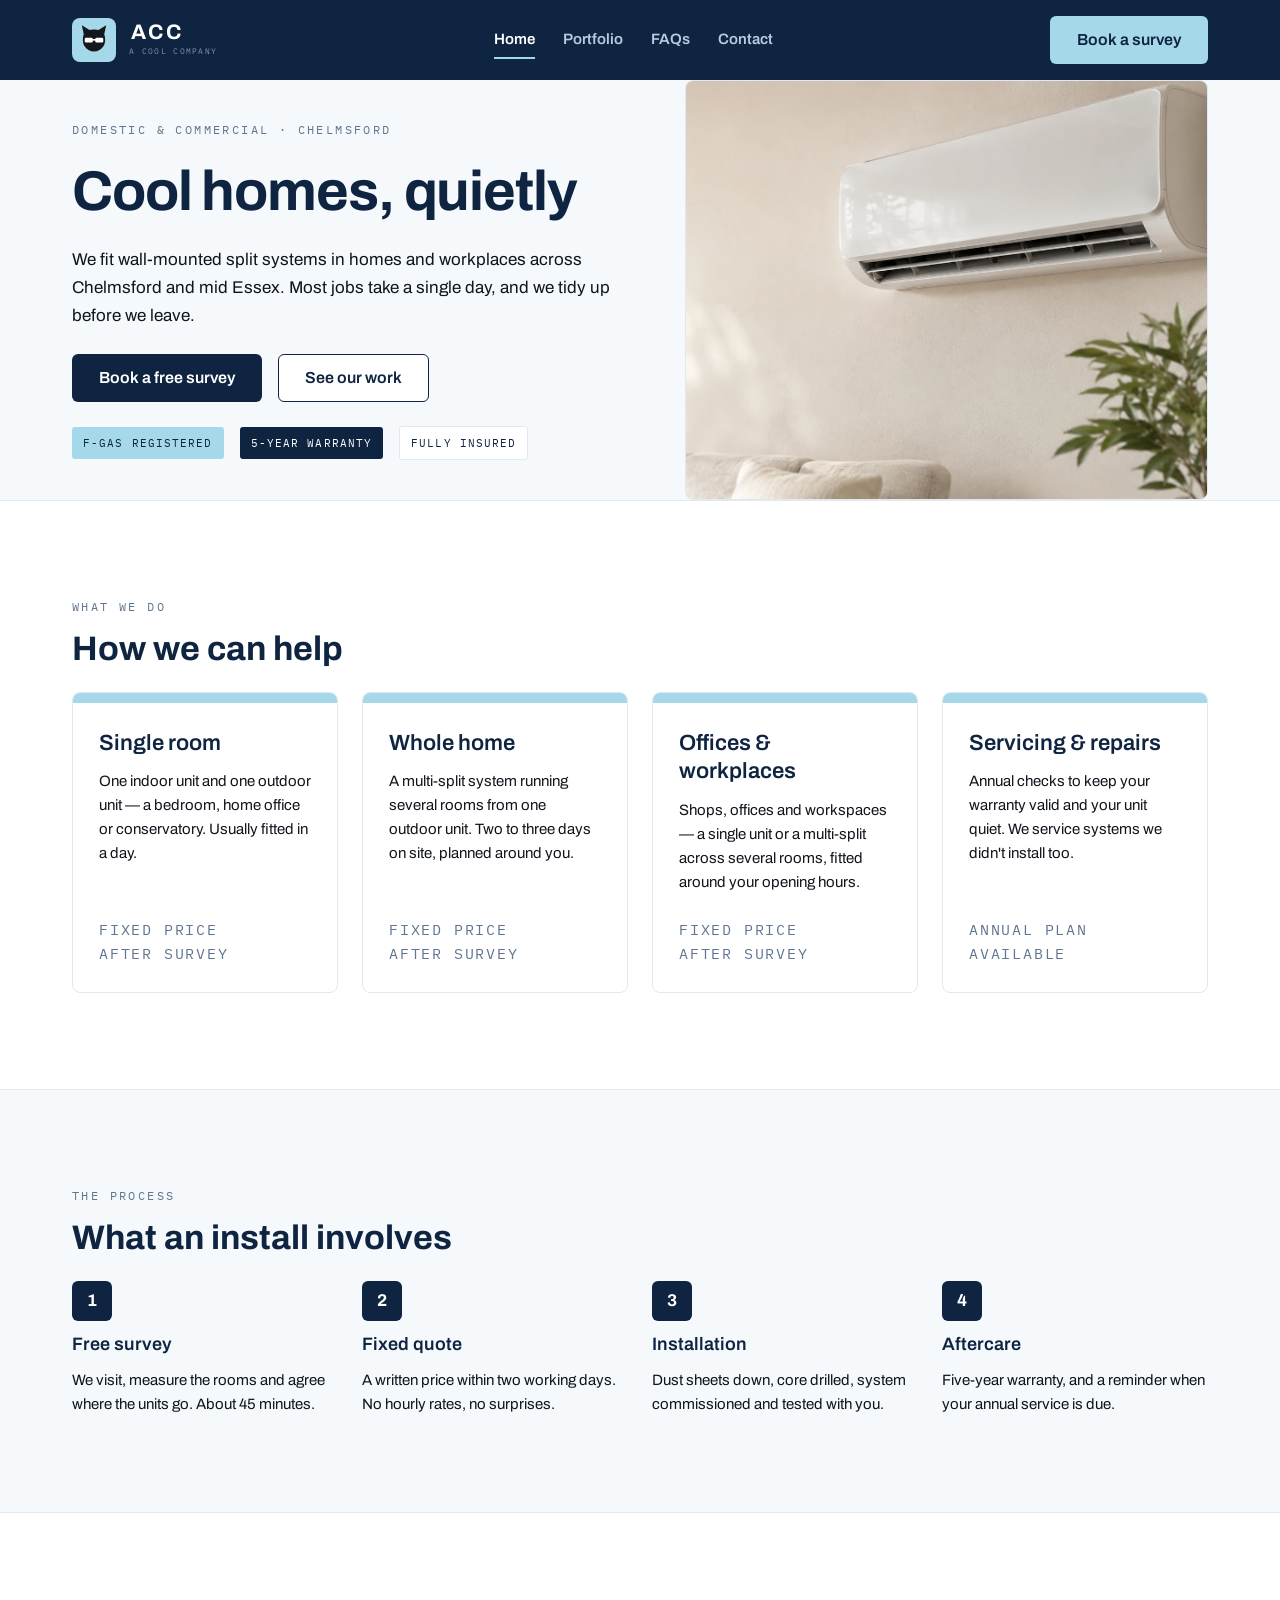
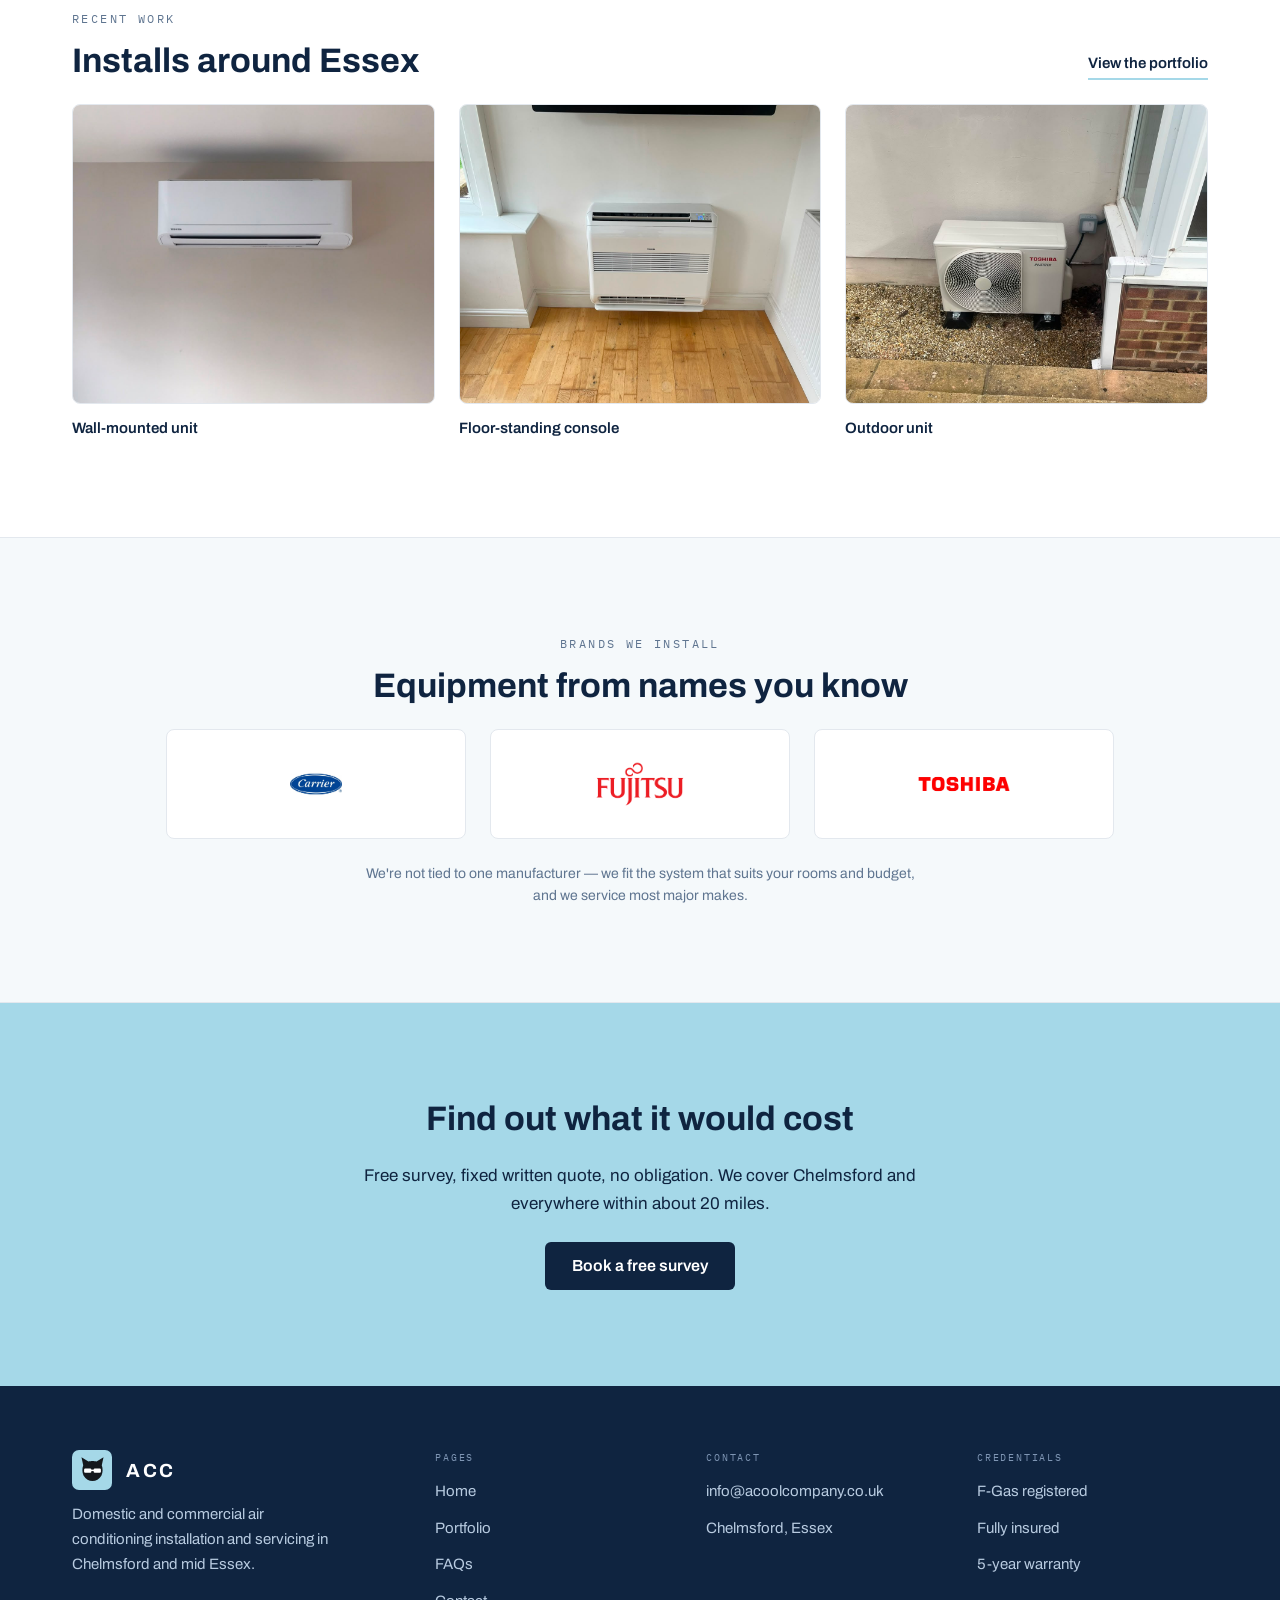
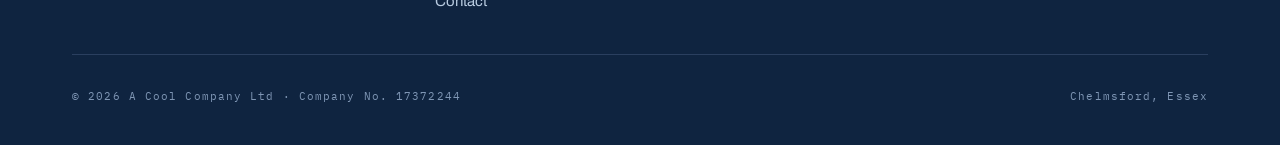
<file: index.html>
<!DOCTYPE html>
<html lang="en-GB">
<head>
  <meta charset="UTF-8">
  <meta name="viewport" content="width=device-width, initial-scale=1">
  <title>A Cool Company | Domestic &amp; commercial air conditioning, Chelmsford &amp; mid Essex</title>
  <meta name="description" content="Domestic and commercial air conditioning installation and servicing across Chelmsford and mid Essex. Free survey, fixed written quote, F-Gas registered, five-year warranty.">
  <link rel="icon" type="image/svg+xml" href="assets/img/favicon.svg">
  <link rel="apple-touch-icon" href="assets/img/logo/acc-mark.png">
  <link rel="preconnect" href="https://fonts.googleapis.com">
  <link rel="preconnect" href="https://fonts.gstatic.com" crossorigin>
  <link href="https://fonts.googleapis.com/css2?family=Archivo:wght@400;500;600;700&family=IBM+Plex+Mono:wght@400;500&display=swap" rel="stylesheet">
  <link rel="stylesheet" href="assets/css/style.css">
</head>
<body>

  <header class="site-header">
    <div class="container">
      <a class="brand" href="/" aria-label="A Cool Company — home">
        <span class="brand__tile" aria-hidden="true">
          <svg viewBox="0 0 100 100" fill="none"><path d="M18,32 L12,4 L36,19 C40,17.5 46,17 50,17 C54,17 60,17.5 64,19 L88,4 L82,32 C86,42 86,58 81,67 C73,80 62,86 50,86 C38,86 27,80 19,67 C14,58 14,42 18,32 Z" fill="#14181D"/><g fill="#FFFFFF"><rect x="21" y="43" width="25" height="15" rx="4"/><rect x="54" y="43" width="25" height="15" rx="4"/><rect x="44" y="47" width="12" height="5"/></g></svg>
        </span>
        <span class="brand__text">
          <span class="brand__word">ACC</span>
          <span class="brand__sub">A Cool Company</span>
        </span>
      </a>
      <button class="nav-toggle" type="button" aria-expanded="false" aria-controls="site-nav" aria-label="Open menu">
        <svg viewBox="0 0 24 24" fill="none" stroke="currentColor" stroke-width="2" stroke-linecap="round" aria-hidden="true">
          <line x1="3" y1="6" x2="21" y2="6"/><line x1="3" y1="12" x2="21" y2="12"/><line x1="3" y1="18" x2="21" y2="18"/>
        </svg>
      </button>
      <nav class="site-nav" id="site-nav" aria-label="Primary">
        <ul>
          <li><a href="/" aria-current="page">Home</a></li>
          <li><a href="/portfolio">Portfolio</a></li>
          <li data-feature="solar" hidden><a href="/solar">Solar panels</a></li>
          <li><a href="/faq">FAQs</a></li>
          <li><a href="/contact">Contact</a></li>
          <li class="nav-cta-item"><a class="btn btn--on-navy btn--block" href="/contact">Book a survey</a></li>
        </ul>
      </nav>
      <a class="btn btn--on-navy header-cta" href="/contact">Book a survey</a>
    </div>
  </header>

  <main>

    <section class="hero">
      <div class="container">
        <div class="hero__grid">
          <div class="stack">
            <p class="eyebrow">Domestic &amp; commercial · Chelmsford</p>
            <h1 class="h1 hero__title">Cool homes, quietly</h1>
            <p class="text-max hero__lead">We fit wall-mounted split systems in homes and workplaces across Chelmsford and mid Essex. Most jobs take a single day, and we tidy up before we leave.</p>
            <div class="cluster">
              <a class="btn btn--primary" href="/contact">Book a free survey</a>
              <a class="btn btn--secondary" href="/portfolio">See our work</a>
            </div>
            <div class="cluster">
              <span class="badge badge--fill">F-Gas registered</span>
              <span class="badge badge--solid">5-year warranty</span>
              <span class="badge badge--outline">Fully insured</span>
            </div>
          </div>
          <div class="media media--photo hero__media"><img src="assets/img/photos/hero-living-room.webp" alt="Wall-mounted air conditioning unit in a bright living room" fetchpriority="high"></div>
        </div>
      </div>
    </section>

    <section class="section" aria-labelledby="services-heading">
      <div class="container stack">
        <div class="section__head">
          <p class="eyebrow">What we do</p>
          <h2 id="services-heading">How we can help</h2>
        </div>
        <div class="grid grid--4">
          <article class="service-card">
            <div class="service-card__bar" aria-hidden="true"></div>
            <div class="service-card__body">
              <h3>Single room</h3>
              <p>One indoor unit and one outdoor unit — a bedroom, home office or conservatory. Usually fitted in a day.</p>
              <p class="card-meta">Fixed price after survey</p>
            </div>
          </article>
          <article class="service-card">
            <div class="service-card__bar" aria-hidden="true"></div>
            <div class="service-card__body">
              <h3>Whole home</h3>
              <p>A multi-split system running several rooms from one outdoor unit. Two to three days on site, planned around you.</p>
              <p class="card-meta">Fixed price after survey</p>
            </div>
          </article>
          <article class="service-card">
            <div class="service-card__bar" aria-hidden="true"></div>
            <div class="service-card__body">
              <h3>Offices &amp; workplaces</h3>
              <p>Shops, offices and workspaces — a single unit or a multi-split across several rooms, fitted around your opening hours.</p>
              <p class="card-meta">Fixed price after survey</p>
            </div>
          </article>
          <article class="service-card">
            <div class="service-card__bar" aria-hidden="true"></div>
            <div class="service-card__body">
              <h3>Servicing &amp; repairs</h3>
              <p>Annual checks to keep your warranty valid and your unit quiet. We service systems we didn't install too.</p>
              <p class="card-meta">Annual plan available</p>
            </div>
          </article>
        </div>
      </div>
    </section>

    <section class="section section--surface" aria-labelledby="process-heading">
      <div class="container stack">
        <div class="section__head">
          <p class="eyebrow">The process</p>
          <h2 id="process-heading">What an install involves</h2>
        </div>
        <div class="grid grid--4">
          <div class="step">
            <div class="step__num" aria-hidden="true">1</div>
            <h3>Free survey</h3>
            <p>We visit, measure the rooms and agree where the units go. About 45 minutes.</p>
          </div>
          <div class="step">
            <div class="step__num" aria-hidden="true">2</div>
            <h3>Fixed quote</h3>
            <p>A written price within two working days. No hourly rates, no surprises.</p>
          </div>
          <div class="step">
            <div class="step__num" aria-hidden="true">3</div>
            <h3>Installation</h3>
            <p>Dust sheets down, core drilled, system commissioned and tested with you.</p>
          </div>
          <div class="step">
            <div class="step__num" aria-hidden="true">4</div>
            <h3>Aftercare</h3>
            <p>Five-year warranty, and a reminder when your annual service is due.</p>
          </div>
        </div>
      </div>
    </section>

    <section class="section" aria-labelledby="work-heading">
      <div class="container stack">
        <div class="section__head-row">
          <div class="section__head">
            <p class="eyebrow">Recent work</p>
            <h2 id="work-heading">Installs around Essex</h2>
          </div>
          <a class="link-underline" href="/portfolio">View the portfolio</a>
        </div>
        <div class="grid grid--3">
          <figure class="work">
            <div class="media media--photo work__media"><img src="assets/img/photos/toshiba-wall-unit.jpg" alt="Wall-mounted Toshiba air conditioning unit installed on a living-room wall" loading="lazy"></div>
            <figcaption class="work__title">Wall-mounted unit</figcaption>
          </figure>
          <figure class="work">
            <div class="media media--photo work__media"><img src="assets/img/photos/toshiba-floor-console.jpg" alt="Toshiba floor-standing air conditioning console fitted beneath a wall-mounted TV" loading="lazy"></div>
            <figcaption class="work__title">Floor-standing console</figcaption>
          </figure>
          <figure class="work">
            <div class="media media--photo work__media"><img src="assets/img/photos/toshiba-outdoor-unit.jpg" alt="Toshiba inverter outdoor condenser unit sited beside a bay window" loading="lazy"></div>
            <figcaption class="work__title">Outdoor unit</figcaption>
          </figure>
        </div>
      </div>
    </section>

    <section class="section section--surface" aria-labelledby="brands-heading">
      <div class="container stack">
        <div class="section__head" style="align-items:center; text-align:center; max-width:640px; margin:0 auto;">
          <p class="eyebrow">Brands we install</p>
          <h2 id="brands-heading">Equipment from names you know</h2>
        </div>
        <ul class="brand-strip">
          <li class="brand-strip__item"><img src="assets/suppliers/Carrier-Logo.jpg" alt="Carrier" loading="lazy"></li>
          <li class="brand-strip__item"><img src="assets/suppliers/Fujitsu-Logo.png" alt="Fujitsu" loading="lazy"></li>
          <li class="brand-strip__item"><img src="assets/suppliers/Toshiba-Logo.jpg" alt="Toshiba" loading="lazy"></li>
        </ul>
        <p class="small" style="text-align:center; max-width:560px; margin:0 auto;">We're not tied to one manufacturer — we fit the system that suits your rooms and budget, and we service most major makes.</p>
      </div>
    </section>

    <section class="section section--babyblue" aria-labelledby="cta-heading">
      <div class="container">
        <div class="stack" style="align-items:center; text-align:center; max-width:600px; margin:0 auto;">
          <h2 id="cta-heading">Find out what it would cost</h2>
          <p>Free survey, fixed written quote, no obligation. We cover Chelmsford and everywhere within about 20 miles.</p>
          <a class="btn btn--primary" href="/contact">Book a free survey</a>
        </div>
      </div>
    </section>

  </main>

  <footer class="site-footer">
    <div class="container">
      <div class="footer-grid">
        <div class="footer-col">
          <a class="brand footer-brand" href="/" aria-label="A Cool Company — home">
            <span class="brand__tile" aria-hidden="true">
              <svg viewBox="0 0 100 100" fill="none"><path d="M18,32 L12,4 L36,19 C40,17.5 46,17 50,17 C54,17 60,17.5 64,19 L88,4 L82,32 C86,42 86,58 81,67 C73,80 62,86 50,86 C38,86 27,80 19,67 C14,58 14,42 18,32 Z" fill="#14181D"/><g fill="#FFFFFF"><rect x="21" y="43" width="25" height="15" rx="4"/><rect x="54" y="43" width="25" height="15" rx="4"/><rect x="44" y="47" width="12" height="5"/></g></svg>
            </span>
            <span class="brand__word">ACC</span>
          </a>
          <p class="footer-blurb">Domestic and commercial air conditioning installation and servicing in Chelmsford and mid Essex.</p>
        </div>
        <div class="footer-col">
          <p class="footer-label">Pages</p>
          <a href="/">Home</a>
          <a href="/portfolio">Portfolio</a>
          <a href="/solar" data-feature="solar" hidden>Solar panels</a>
          <a href="/faq">FAQs</a>
          <a href="/contact">Contact</a>
        </div>
        <div class="footer-col">
          <p class="footer-label">Contact</p>
          <a href="mailto:info@acoolcompany.co.uk">info@acoolcompany.co.uk</a>
          <span>Chelmsford, Essex</span>
        </div>
        <div class="footer-col">
          <p class="footer-label">Credentials</p>
          <span>F-Gas registered</span>
          <span>Fully insured</span>
          <span>5-year warranty</span>
        </div>
      </div>
      <div class="footer-rule" aria-hidden="true"></div>
      <div class="footer-legal">
        <span>&copy; <span data-current-year>2026</span> A Cool Company Ltd · Company No. 17372244</span>
        <span>Chelmsford, Essex</span>
      </div>
    </div>
  </footer>

  <script src="assets/js/site-config.js"></script>
  <script src="assets/js/main.js"></script>
</body>
</html>
</file>
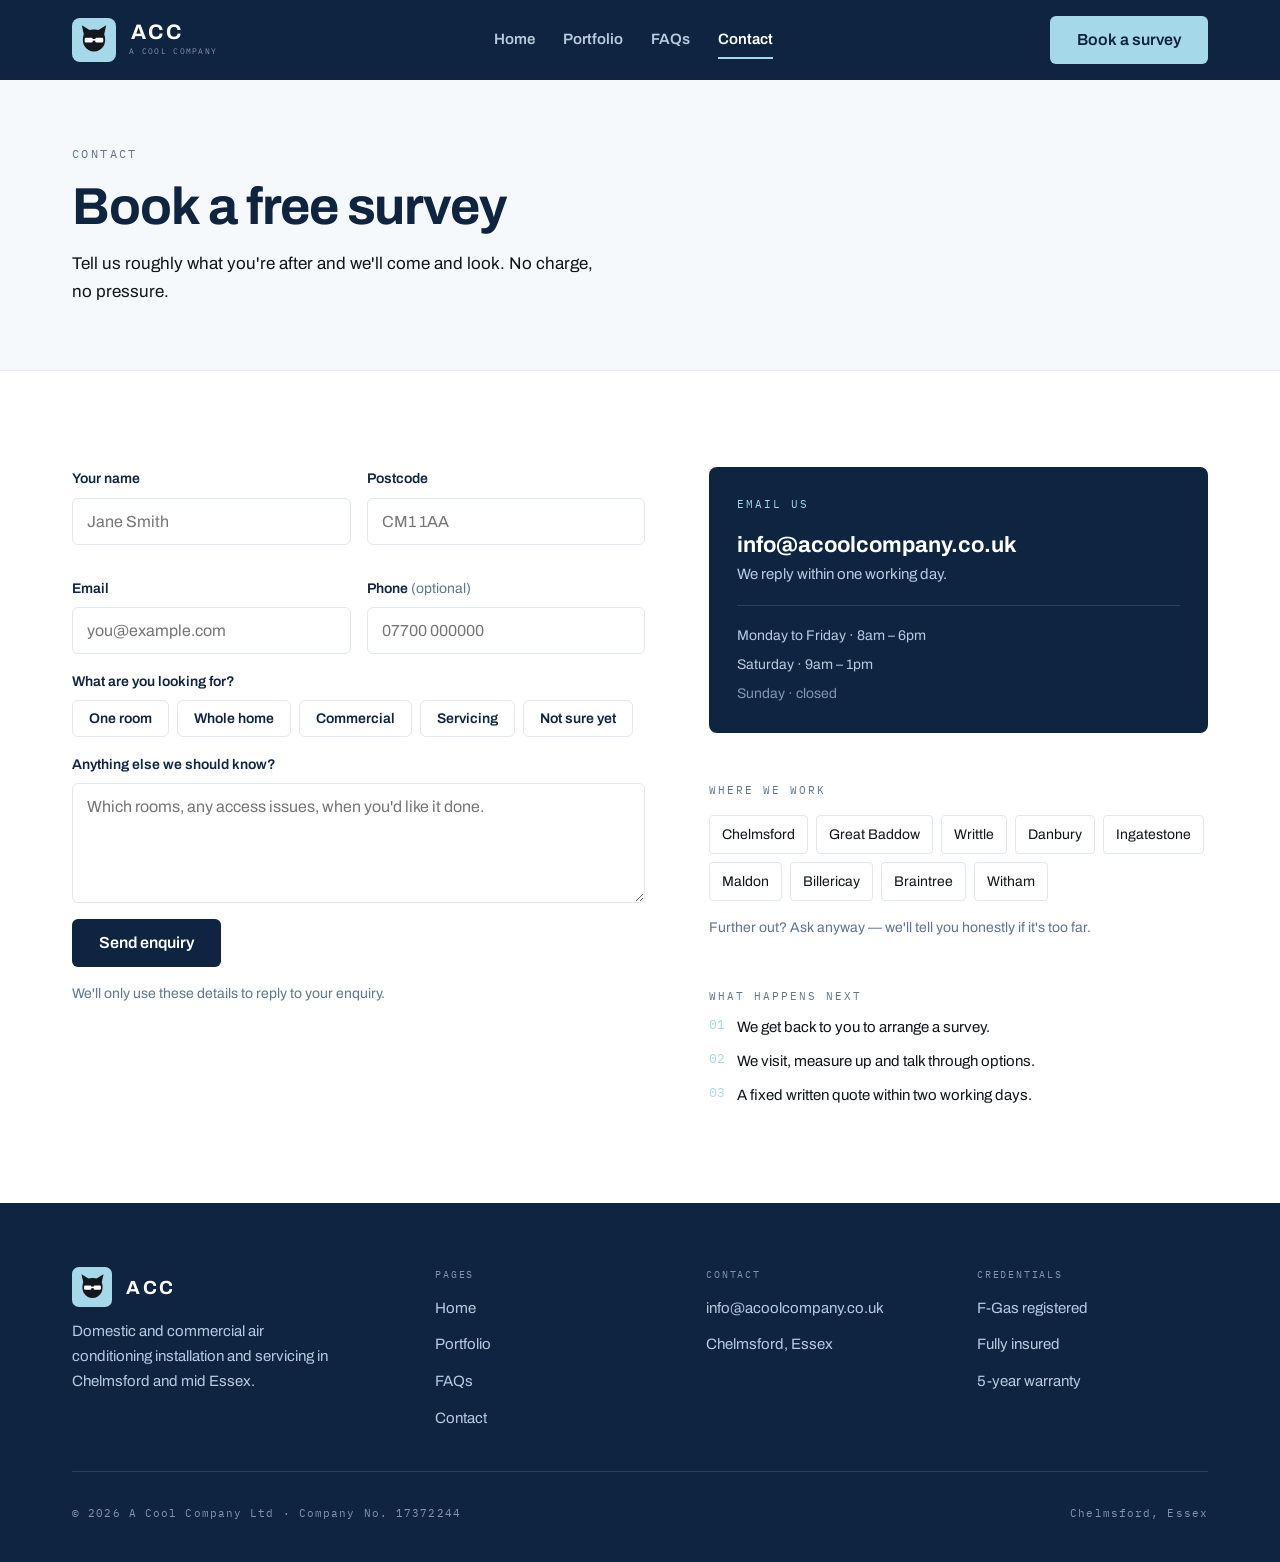
<file: contact.html>
<!DOCTYPE html>
<html lang="en-GB">
<head>
  <meta charset="UTF-8">
  <meta name="viewport" content="width=device-width, initial-scale=1">
  <title>Contact | A Cool Company</title>
  <meta name="description" content="Book a free air conditioning survey with A Cool Company, Chelmsford & mid Essex. Email info@acoolcompany.co.uk or use the form for a fixed written quote.">
  <link rel="icon" type="image/svg+xml" href="assets/img/favicon.svg">
  <link rel="apple-touch-icon" href="assets/img/logo/acc-mark.png">
  <link rel="preconnect" href="https://fonts.googleapis.com">
  <link rel="preconnect" href="https://fonts.gstatic.com" crossorigin>
  <link href="https://fonts.googleapis.com/css2?family=Archivo:wght@400;500;600;700&family=IBM+Plex+Mono:wght@400;500&display=swap" rel="stylesheet">
  <link rel="stylesheet" href="assets/css/style.css">
</head>
<body>

  <header class="site-header">
    <div class="container">
      <a class="brand" href="/" aria-label="A Cool Company — home">
        <span class="brand__tile" aria-hidden="true">
          <svg viewBox="0 0 100 100" fill="none"><path d="M18,32 L12,4 L36,19 C40,17.5 46,17 50,17 C54,17 60,17.5 64,19 L88,4 L82,32 C86,42 86,58 81,67 C73,80 62,86 50,86 C38,86 27,80 19,67 C14,58 14,42 18,32 Z" fill="#14181D"/><g fill="#FFFFFF"><rect x="21" y="43" width="25" height="15" rx="4"/><rect x="54" y="43" width="25" height="15" rx="4"/><rect x="44" y="47" width="12" height="5"/></g></svg>
        </span>
        <span class="brand__text">
          <span class="brand__word">ACC</span>
          <span class="brand__sub">A Cool Company</span>
        </span>
      </a>
      <button class="nav-toggle" type="button" aria-expanded="false" aria-controls="site-nav" aria-label="Open menu">
        <svg viewBox="0 0 24 24" fill="none" stroke="currentColor" stroke-width="2" stroke-linecap="round" aria-hidden="true">
          <line x1="3" y1="6" x2="21" y2="6"/><line x1="3" y1="12" x2="21" y2="12"/><line x1="3" y1="18" x2="21" y2="18"/>
        </svg>
      </button>
      <nav class="site-nav" id="site-nav" aria-label="Primary">
        <ul>
          <li><a href="/">Home</a></li>
          <li><a href="/portfolio">Portfolio</a></li>
          <li data-feature="solar" hidden><a href="/solar">Solar panels</a></li>
          <li><a href="/faq">FAQs</a></li>
          <li><a href="/contact" aria-current="page">Contact</a></li>
          <li class="nav-cta-item"><a class="btn btn--on-navy btn--block" href="/contact">Book a survey</a></li>
        </ul>
      </nav>
      <a class="btn btn--on-navy header-cta" href="/contact">Book a survey</a>
    </div>
  </header>

  <main>

    <section class="page-hero">
      <div class="container stack">
        <p class="eyebrow">Contact</p>
        <h1 class="h1">Book a free survey</h1>
        <p class="text-max">Tell us roughly what you're after and we'll come and look. No charge, no pressure.</p>
      </div>
    </section>

    <section class="section">
      <div class="container">
        <div class="contact-grid">

          <div>
            <h2 class="visually-hidden">Enquiry form</h2>
            <div id="form-status" class="form-status" role="status" aria-live="polite"></div>
            <!--
              Formspree setup: create a form at https://formspree.io, then
              replace YOUR_FORM_ID below with the ID it gives you.
              Docs: https://help.formspree.io/hc/en-us/articles/360013980813
            -->
            <form id="contact-form" action="https://formspree.io/f/YOUR_FORM_ID" method="POST">
              <input type="hidden" name="_subject" value="New enquiry — A Cool Company website">
              <input type="hidden" name="service" id="enquiry-type" value="">
              <div class="form-grid">
                <div class="field">
                  <label for="name">Your name</label>
                  <input type="text" id="name" name="name" placeholder="Jane Smith" autocomplete="name" required>
                </div>
                <div class="field">
                  <label for="postcode">Postcode</label>
                  <input type="text" id="postcode" name="postcode" placeholder="CM1 1AA" autocomplete="postal-code" required>
                </div>
                <div class="field">
                  <label for="email">Email</label>
                  <input type="email" id="email" name="email" placeholder="you@example.com" autocomplete="email" required>
                </div>
                <div class="field">
                  <label for="phone">Phone <span class="field__hint">(optional)</span></label>
                  <input type="tel" id="phone" name="phone" placeholder="07700 000000" autocomplete="tel">
                </div>
              </div>
              <div class="field">
                <span id="enquiry-label" style="font-weight:600; font-size:14px; color:var(--navy);">What are you looking for?</span>
                <div class="pill-group" role="group" aria-labelledby="enquiry-label">
                  <button type="button" class="pill" data-enquiry="One room" aria-pressed="false">One room</button>
                  <button type="button" class="pill" data-enquiry="Whole home" aria-pressed="false">Whole home</button>
                  <button type="button" class="pill" data-enquiry="Commercial" aria-pressed="false">Commercial</button>
                  <button type="button" class="pill" data-enquiry="Servicing" aria-pressed="false">Servicing</button>
                  <button type="button" class="pill" data-enquiry="Not sure yet" aria-pressed="false">Not sure yet</button>
                </div>
              </div>
              <div class="field">
                <label for="message">Anything else we should know?</label>
                <textarea id="message" name="message" rows="4" placeholder="Which rooms, any access issues, when you'd like it done."></textarea>
              </div>
              <button type="submit" class="btn btn--primary">Send enquiry</button>
              <p class="small" style="margin-top:var(--sp-2)">We'll only use these details to reply to your enquiry.</p>
            </form>
          </div>

          <div class="stack" style="gap:var(--sp-6);">
            <div class="contact-card">
              <p class="contact-card__label">Email us</p>
              <div class="stack" style="gap:4px;">
                <p class="contact-card__primary"><a href="mailto:info@acoolcompany.co.uk">info@acoolcompany.co.uk</a></p>
                <p style="font-size:15px; color:var(--on-navy); margin:0;">We reply within one working day.</p>
              </div>
              <div class="contact-card__rule" aria-hidden="true"></div>
              <div class="contact-card__hours">
                <span>Monday to Friday · 8am – 6pm</span>
                <span>Saturday · 9am – 1pm</span>
                <span class="is-closed">Sunday · closed</span>
              </div>
            </div>

            <div class="stack stack--tight">
              <p class="side-label">Where we work</p>
              <div class="area-tags">
                <span class="area-tag">Chelmsford</span>
                <span class="area-tag">Great Baddow</span>
                <span class="area-tag">Writtle</span>
                <span class="area-tag">Danbury</span>
                <span class="area-tag">Ingatestone</span>
                <span class="area-tag">Maldon</span>
                <span class="area-tag">Billericay</span>
                <span class="area-tag">Braintree</span>
                <span class="area-tag">Witham</span>
              </div>
              <p class="small">Further out? Ask anyway — we'll tell you honestly if it's too far.</p>
            </div>

            <div class="stack stack--tight next-steps">
              <p class="side-label">What happens next</p>
              <ol>
                <li><span class="next-steps__num">01</span><span>We get back to you to arrange a survey.</span></li>
                <li><span class="next-steps__num">02</span><span>We visit, measure up and talk through options.</span></li>
                <li><span class="next-steps__num">03</span><span>A fixed written quote within two working days.</span></li>
              </ol>
            </div>
          </div>

        </div>
      </div>
    </section>

  </main>

  <footer class="site-footer">
    <div class="container">
      <div class="footer-grid">
        <div class="footer-col">
          <a class="brand footer-brand" href="/" aria-label="A Cool Company — home">
            <span class="brand__tile" aria-hidden="true">
              <svg viewBox="0 0 100 100" fill="none"><path d="M18,32 L12,4 L36,19 C40,17.5 46,17 50,17 C54,17 60,17.5 64,19 L88,4 L82,32 C86,42 86,58 81,67 C73,80 62,86 50,86 C38,86 27,80 19,67 C14,58 14,42 18,32 Z" fill="#14181D"/><g fill="#FFFFFF"><rect x="21" y="43" width="25" height="15" rx="4"/><rect x="54" y="43" width="25" height="15" rx="4"/><rect x="44" y="47" width="12" height="5"/></g></svg>
            </span>
            <span class="brand__word">ACC</span>
          </a>
          <p class="footer-blurb">Domestic and commercial air conditioning installation and servicing in Chelmsford and mid Essex.</p>
        </div>
        <div class="footer-col">
          <p class="footer-label">Pages</p>
          <a href="/">Home</a>
          <a href="/portfolio">Portfolio</a>
          <a href="/solar" data-feature="solar" hidden>Solar panels</a>
          <a href="/faq">FAQs</a>
          <a href="/contact">Contact</a>
        </div>
        <div class="footer-col">
          <p class="footer-label">Contact</p>
          <a href="mailto:info@acoolcompany.co.uk">info@acoolcompany.co.uk</a>
          <span>Chelmsford, Essex</span>
        </div>
        <div class="footer-col">
          <p class="footer-label">Credentials</p>
          <span>F-Gas registered</span>
          <span>Fully insured</span>
          <span>5-year warranty</span>
        </div>
      </div>
      <div class="footer-rule" aria-hidden="true"></div>
      <div class="footer-legal">
        <span>&copy; <span data-current-year>2026</span> A Cool Company Ltd · Company No. 17372244</span>
        <span>Chelmsford, Essex</span>
      </div>
    </div>
  </footer>

  <script src="assets/js/site-config.js"></script>
  <script src="assets/js/main.js"></script>
</body>
</html>
</file>
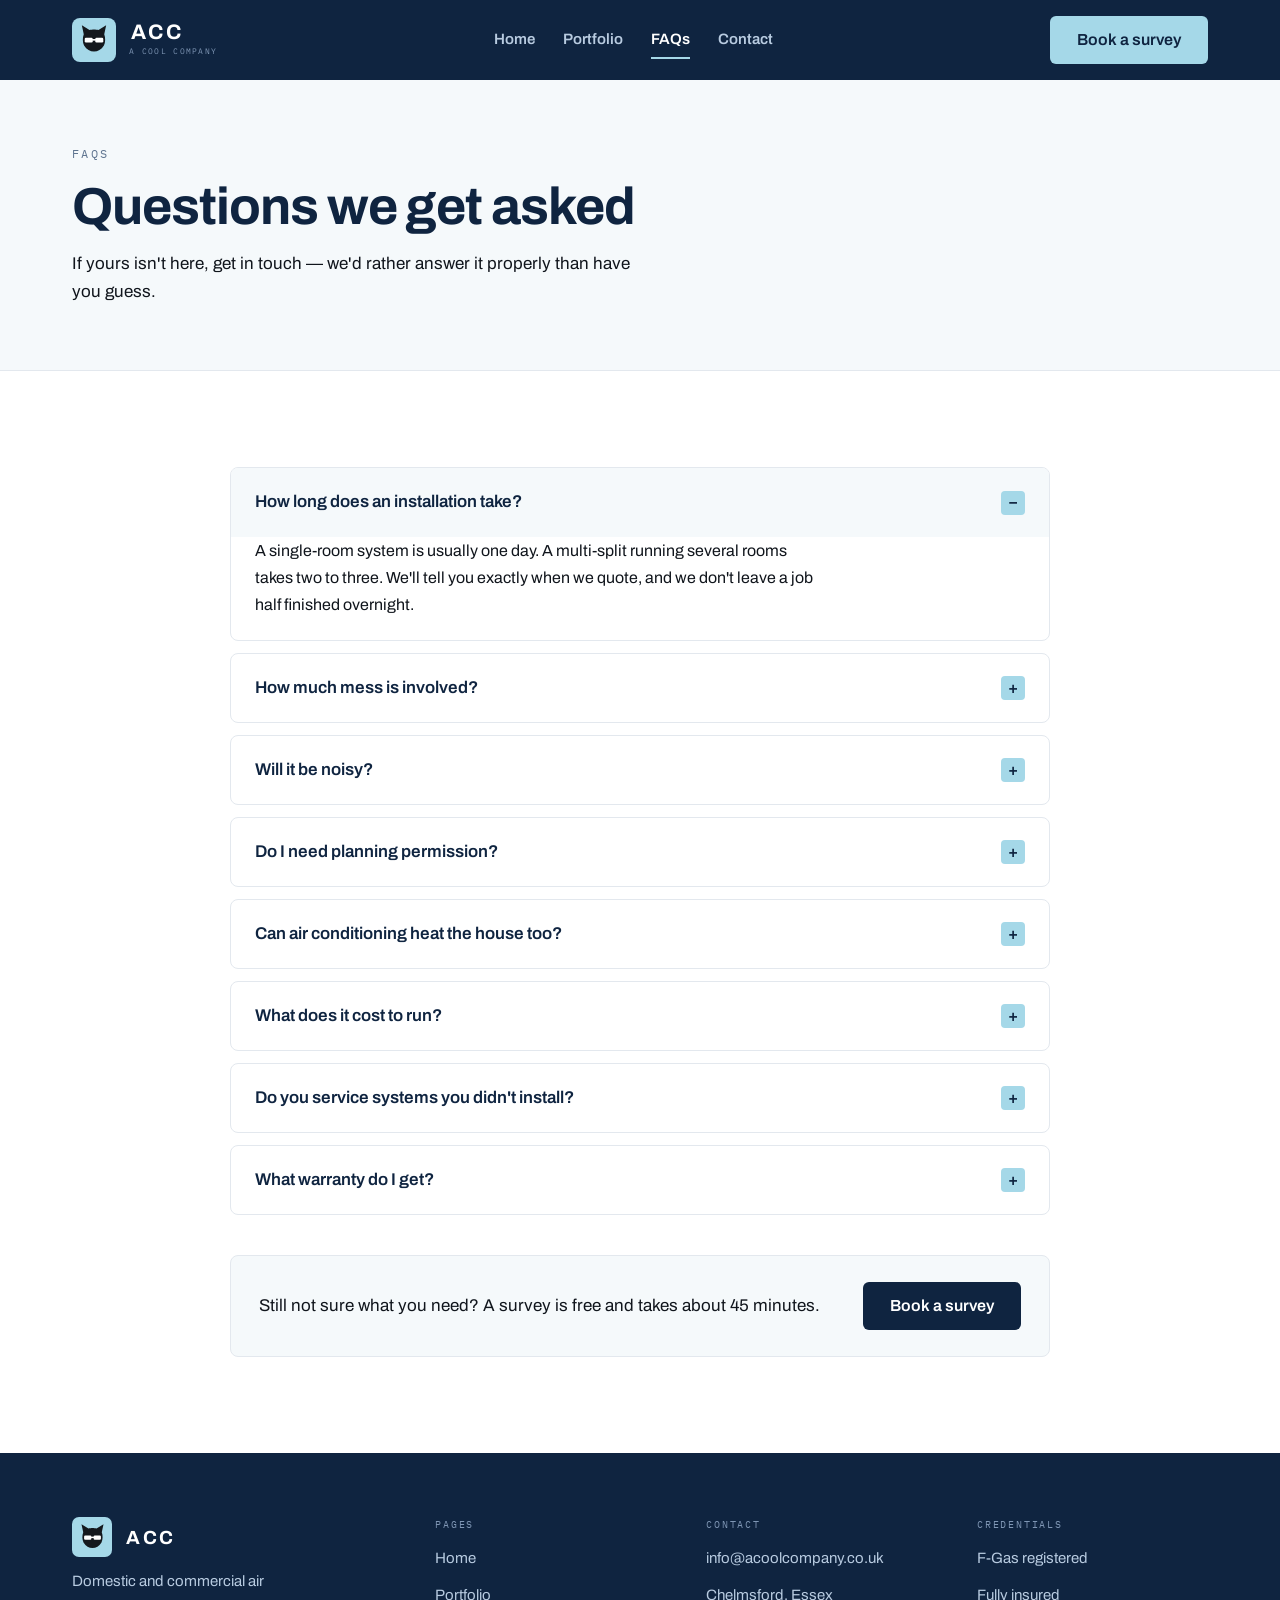
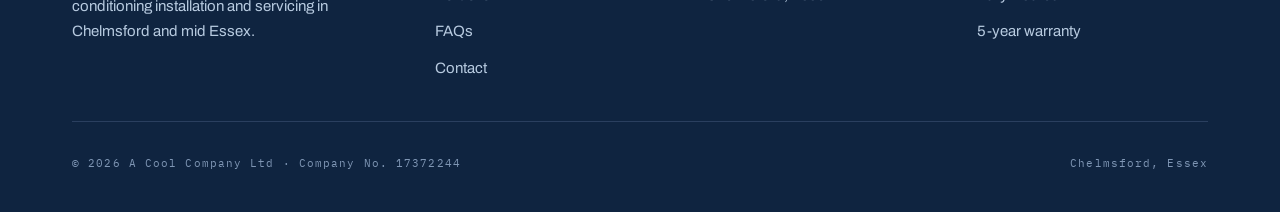
<file: faq.html>
<!DOCTYPE html>
<html lang="en-GB">
<head>
  <meta charset="UTF-8">
  <meta name="viewport" content="width=device-width, initial-scale=1">
  <title>FAQs | A Cool Company</title>
  <meta name="description" content="Common questions about home air conditioning — install time, mess, noise, planning permission, running costs, heating, servicing and warranty.">
  <link rel="icon" type="image/svg+xml" href="assets/img/favicon.svg">
  <link rel="apple-touch-icon" href="assets/img/logo/acc-mark.png">
  <link rel="preconnect" href="https://fonts.googleapis.com">
  <link rel="preconnect" href="https://fonts.gstatic.com" crossorigin>
  <link href="https://fonts.googleapis.com/css2?family=Archivo:wght@400;500;600;700&family=IBM+Plex+Mono:wght@400;500&display=swap" rel="stylesheet">
  <link rel="stylesheet" href="assets/css/style.css">
</head>
<body>

  <header class="site-header">
    <div class="container">
      <a class="brand" href="/" aria-label="A Cool Company — home">
        <span class="brand__tile" aria-hidden="true">
          <svg viewBox="0 0 100 100" fill="none"><path d="M18,32 L12,4 L36,19 C40,17.5 46,17 50,17 C54,17 60,17.5 64,19 L88,4 L82,32 C86,42 86,58 81,67 C73,80 62,86 50,86 C38,86 27,80 19,67 C14,58 14,42 18,32 Z" fill="#14181D"/><g fill="#FFFFFF"><rect x="21" y="43" width="25" height="15" rx="4"/><rect x="54" y="43" width="25" height="15" rx="4"/><rect x="44" y="47" width="12" height="5"/></g></svg>
        </span>
        <span class="brand__text">
          <span class="brand__word">ACC</span>
          <span class="brand__sub">A Cool Company</span>
        </span>
      </a>
      <button class="nav-toggle" type="button" aria-expanded="false" aria-controls="site-nav" aria-label="Open menu">
        <svg viewBox="0 0 24 24" fill="none" stroke="currentColor" stroke-width="2" stroke-linecap="round" aria-hidden="true">
          <line x1="3" y1="6" x2="21" y2="6"/><line x1="3" y1="12" x2="21" y2="12"/><line x1="3" y1="18" x2="21" y2="18"/>
        </svg>
      </button>
      <nav class="site-nav" id="site-nav" aria-label="Primary">
        <ul>
          <li><a href="/">Home</a></li>
          <li><a href="/portfolio">Portfolio</a></li>
          <li data-feature="solar" hidden><a href="/solar">Solar panels</a></li>
          <li><a href="/faq" aria-current="page">FAQs</a></li>
          <li><a href="/contact">Contact</a></li>
          <li class="nav-cta-item"><a class="btn btn--on-navy btn--block" href="/contact">Book a survey</a></li>
        </ul>
      </nav>
      <a class="btn btn--on-navy header-cta" href="/contact">Book a survey</a>
    </div>
  </header>

  <main>

    <section class="page-hero">
      <div class="container stack">
        <p class="eyebrow">FAQs</p>
        <h1 class="h1">Questions we get asked</h1>
        <p class="text-max">If yours isn't here, get in touch — we'd rather answer it properly than have you guess.</p>
      </div>
    </section>

    <section class="section">
      <div class="container">
        <div class="faq-list">
          <details class="faq-item" open>
            <summary>How long does an installation take?</summary>
            <div class="faq-item__body">A single-room system is usually one day. A multi-split running several rooms takes two to three. We'll tell you exactly when we quote, and we don't leave a job half finished overnight.</div>
          </details>
          <details class="faq-item">
            <summary>How much mess is involved?</summary>
            <div class="faq-item__body">We core-drill one hole per indoor unit, roughly 65mm, and we lay dust sheets before anything starts. We vacuum up and take all packaging away with us.</div>
          </details>
          <details class="faq-item">
            <summary>Will it be noisy?</summary>
            <div class="faq-item__body">Modern indoor units run at about 19–25 decibels on low — quieter than a fridge. The outdoor unit is louder, so where we site it matters; we'll talk through the options at the survey.</div>
          </details>
          <details class="faq-item">
            <summary>Do I need planning permission?</summary>
            <div class="faq-item__body">For most houses, no — a domestic outdoor unit falls under permitted development if it meets size and siting rules. Flats, listed buildings and conservation areas are different, and we'll flag it if yours is.</div>
          </details>
          <details class="faq-item">
            <summary>Can air conditioning heat the house too?</summary>
            <div class="faq-item__body">Yes. Every system we fit is a heat pump running in reverse, so it heats as efficiently as it cools. Plenty of customers use theirs more in spring and autumn than in summer.</div>
          </details>
          <details class="faq-item">
            <summary>What does it cost to run?</summary>
            <div class="faq-item__body">It depends on the unit, the room and how you use it, but a modern inverter system is far cheaper to run than the old fixed-speed kit. We'll give you an honest estimate for your rooms rather than a headline figure.</div>
          </details>
          <details class="faq-item">
            <summary>Do you service systems you didn't install?</summary>
            <div class="faq-item__body">Yes, as long as it's a make we can get parts for. We'll tell you at the first visit if we think a system is beyond sensible repair.</div>
          </details>
          <details class="faq-item">
            <summary>What warranty do I get?</summary>
            <div class="faq-item__body">Five years on our workmanship, plus the manufacturer's warranty on the equipment — usually five to seven years, provided it's serviced annually. We send you a reminder when it's due.</div>
          </details>
        </div>
        <div class="callout" style="max-width:820px; margin:40px auto 0;">
          <p style="margin:0;">Still not sure what you need? A survey is free and takes about 45 minutes.</p>
          <a class="btn btn--primary" href="/contact">Book a survey</a>
        </div>
      </div>
    </section>

  </main>

  <footer class="site-footer">
    <div class="container">
      <div class="footer-grid">
        <div class="footer-col">
          <a class="brand footer-brand" href="/" aria-label="A Cool Company — home">
            <span class="brand__tile" aria-hidden="true">
              <svg viewBox="0 0 100 100" fill="none"><path d="M18,32 L12,4 L36,19 C40,17.5 46,17 50,17 C54,17 60,17.5 64,19 L88,4 L82,32 C86,42 86,58 81,67 C73,80 62,86 50,86 C38,86 27,80 19,67 C14,58 14,42 18,32 Z" fill="#14181D"/><g fill="#FFFFFF"><rect x="21" y="43" width="25" height="15" rx="4"/><rect x="54" y="43" width="25" height="15" rx="4"/><rect x="44" y="47" width="12" height="5"/></g></svg>
            </span>
            <span class="brand__word">ACC</span>
          </a>
          <p class="footer-blurb">Domestic and commercial air conditioning installation and servicing in Chelmsford and mid Essex.</p>
        </div>
        <div class="footer-col">
          <p class="footer-label">Pages</p>
          <a href="/">Home</a>
          <a href="/portfolio">Portfolio</a>
          <a href="/solar" data-feature="solar" hidden>Solar panels</a>
          <a href="/faq">FAQs</a>
          <a href="/contact">Contact</a>
        </div>
        <div class="footer-col">
          <p class="footer-label">Contact</p>
          <a href="mailto:info@acoolcompany.co.uk">info@acoolcompany.co.uk</a>
          <span>Chelmsford, Essex</span>
        </div>
        <div class="footer-col">
          <p class="footer-label">Credentials</p>
          <span>F-Gas registered</span>
          <span>Fully insured</span>
          <span>5-year warranty</span>
        </div>
      </div>
      <div class="footer-rule" aria-hidden="true"></div>
      <div class="footer-legal">
        <span>&copy; <span data-current-year>2026</span> A Cool Company Ltd · Company No. 17372244</span>
        <span>Chelmsford, Essex</span>
      </div>
    </div>
  </footer>

  <script src="assets/js/site-config.js"></script>
  <script src="assets/js/main.js"></script>
</body>
</html>
</file>
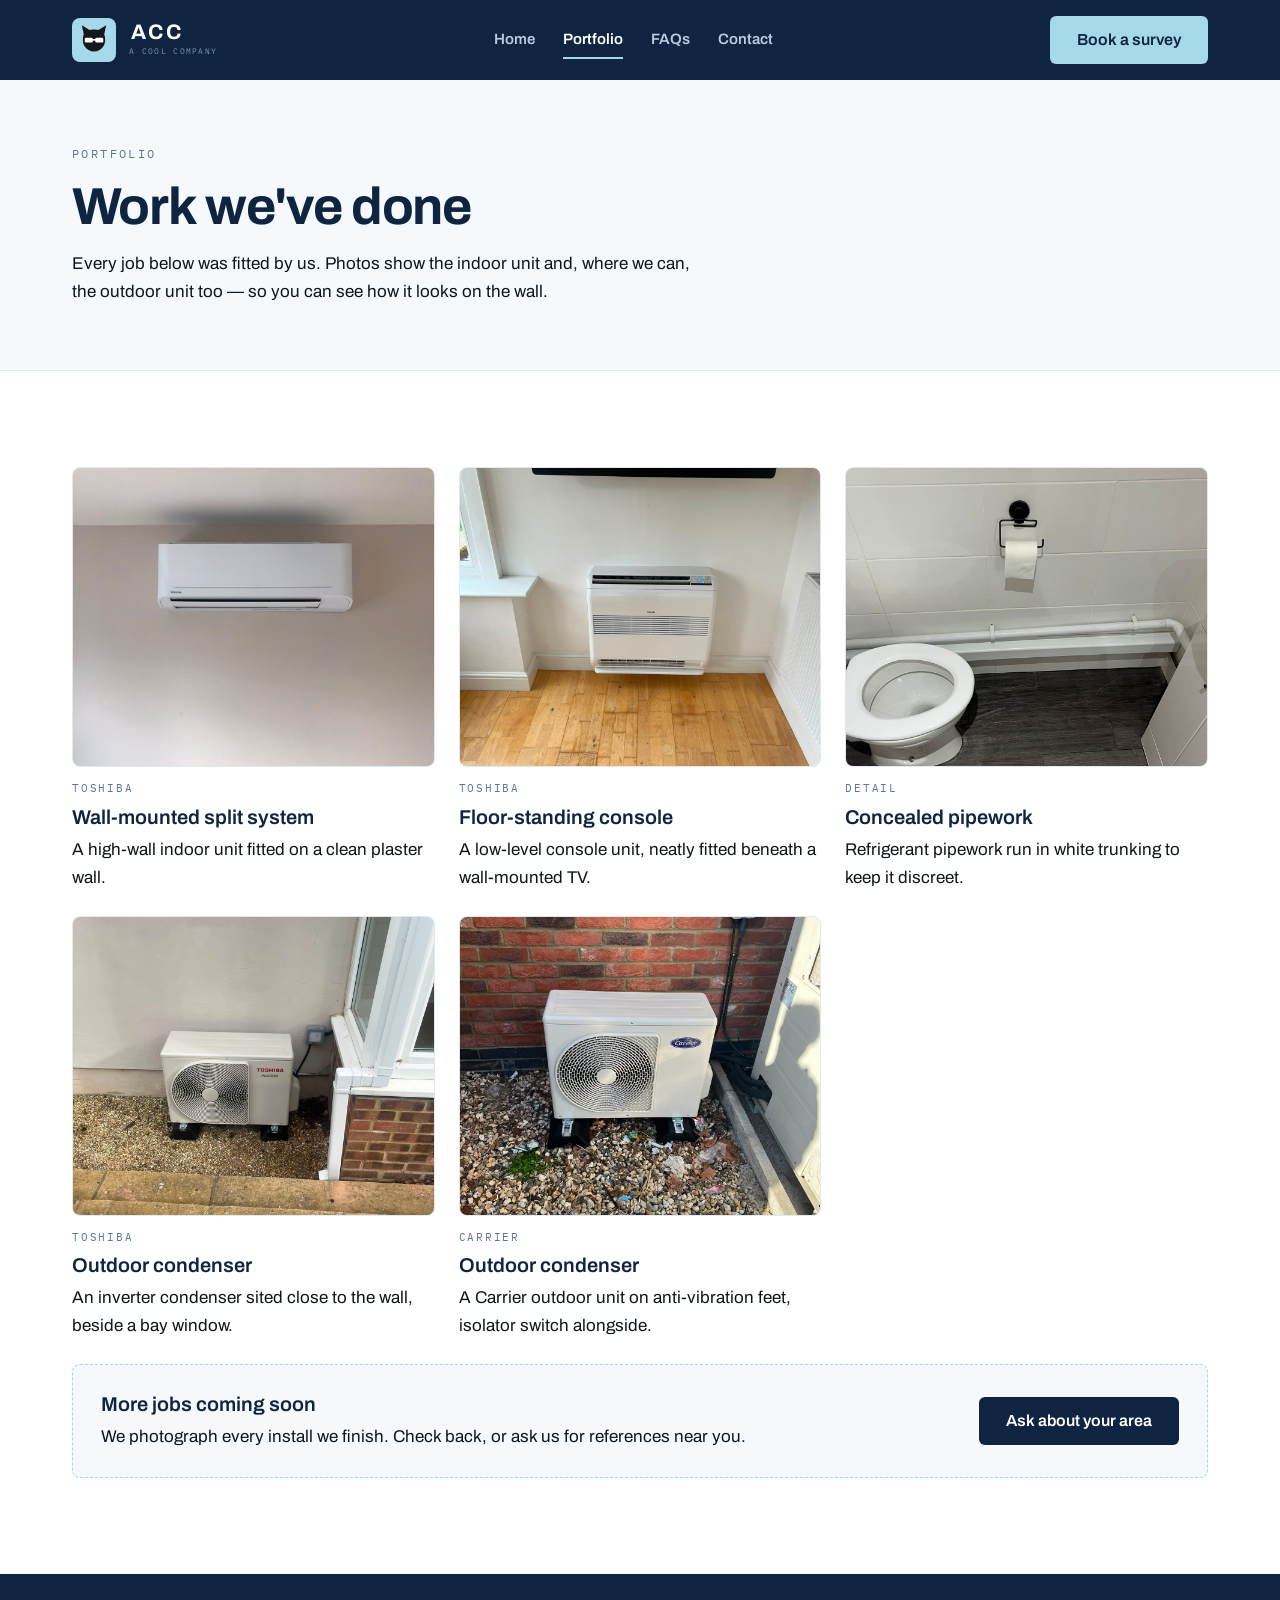
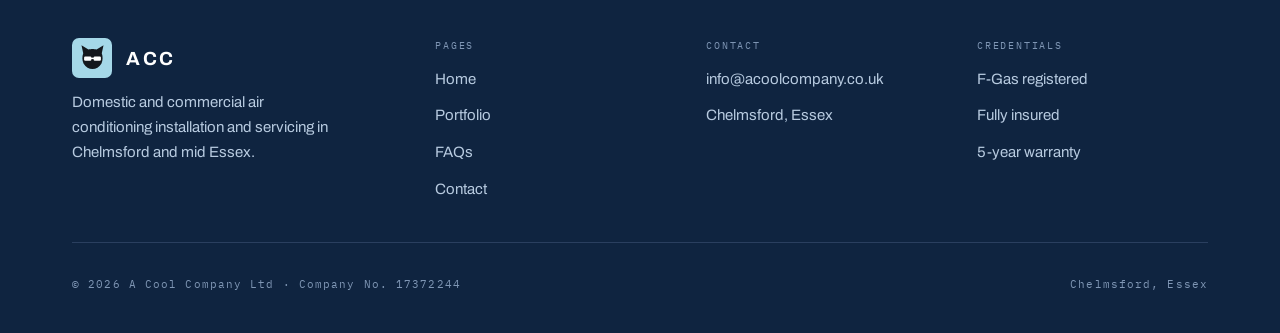
<file: portfolio.html>
<!DOCTYPE html>
<html lang="en-GB">
<head>
  <meta charset="UTF-8">
  <meta name="viewport" content="width=device-width, initial-scale=1">
  <title>Portfolio | A Cool Company</title>
  <meta name="description" content="Air conditioning installs across Chelmsford and mid Essex — wall-mounted and floor-standing indoor units, tidy outdoor condensers and concealed pipework.">
  <link rel="icon" type="image/svg+xml" href="assets/img/favicon.svg">
  <link rel="apple-touch-icon" href="assets/img/logo/acc-mark.png">
  <link rel="preconnect" href="https://fonts.googleapis.com">
  <link rel="preconnect" href="https://fonts.gstatic.com" crossorigin>
  <link href="https://fonts.googleapis.com/css2?family=Archivo:wght@400;500;600;700&family=IBM+Plex+Mono:wght@400;500&display=swap" rel="stylesheet">
  <link rel="stylesheet" href="assets/css/style.css">
</head>
<body>

  <header class="site-header">
    <div class="container">
      <a class="brand" href="/" aria-label="A Cool Company — home">
        <span class="brand__tile" aria-hidden="true">
          <svg viewBox="0 0 100 100" fill="none"><path d="M18,32 L12,4 L36,19 C40,17.5 46,17 50,17 C54,17 60,17.5 64,19 L88,4 L82,32 C86,42 86,58 81,67 C73,80 62,86 50,86 C38,86 27,80 19,67 C14,58 14,42 18,32 Z" fill="#14181D"/><g fill="#FFFFFF"><rect x="21" y="43" width="25" height="15" rx="4"/><rect x="54" y="43" width="25" height="15" rx="4"/><rect x="44" y="47" width="12" height="5"/></g></svg>
        </span>
        <span class="brand__text">
          <span class="brand__word">ACC</span>
          <span class="brand__sub">A Cool Company</span>
        </span>
      </a>
      <button class="nav-toggle" type="button" aria-expanded="false" aria-controls="site-nav" aria-label="Open menu">
        <svg viewBox="0 0 24 24" fill="none" stroke="currentColor" stroke-width="2" stroke-linecap="round" aria-hidden="true">
          <line x1="3" y1="6" x2="21" y2="6"/><line x1="3" y1="12" x2="21" y2="12"/><line x1="3" y1="18" x2="21" y2="18"/>
        </svg>
      </button>
      <nav class="site-nav" id="site-nav" aria-label="Primary">
        <ul>
          <li><a href="/">Home</a></li>
          <li><a href="/portfolio" aria-current="page">Portfolio</a></li>
          <li data-feature="solar" hidden><a href="/solar">Solar panels</a></li>
          <li><a href="/faq">FAQs</a></li>
          <li><a href="/contact">Contact</a></li>
          <li class="nav-cta-item"><a class="btn btn--on-navy btn--block" href="/contact">Book a survey</a></li>
        </ul>
      </nav>
      <a class="btn btn--on-navy header-cta" href="/contact">Book a survey</a>
    </div>
  </header>

  <main>

    <section class="page-hero">
      <div class="container stack">
        <p class="eyebrow">Portfolio</p>
        <h1 class="h1">Work we've done</h1>
        <p class="text-max">Every job below was fitted by us. Photos show the indoor unit and, where we can, the outdoor unit too — so you can see how it looks on the wall.</p>
      </div>
    </section>

    <section class="section">
      <div class="container stack">
        <div class="grid grid--3">
          <figure class="work">
            <div class="media media--photo work__media"><img src="assets/img/photos/toshiba-wall-unit.jpg" alt="Wall-mounted Toshiba air conditioning unit on a plain indoor wall" loading="lazy"></div>
            <figcaption style="display:flex; flex-direction:column; gap:6px;">
              <span class="work__loc">Toshiba</span>
              <span class="h3">Wall-mounted split system</span>
              <span>A high-wall indoor unit fitted on a clean plaster wall.</span>
            </figcaption>
          </figure>
          <figure class="work">
            <div class="media media--photo work__media"><img src="assets/img/photos/toshiba-floor-console.jpg" alt="Toshiba floor-standing air conditioning console fitted beneath a wall-mounted TV" loading="lazy"></div>
            <figcaption style="display:flex; flex-direction:column; gap:6px;">
              <span class="work__loc">Toshiba</span>
              <span class="h3">Floor-standing console</span>
              <span>A low-level console unit, neatly fitted beneath a wall-mounted TV.</span>
            </figcaption>
          </figure>
          <figure class="work">
            <div class="media media--photo work__media"><img src="assets/img/photos/concealed-pipework.jpg" alt="Refrigerant pipework concealed in white trunking along a tiled wall" loading="lazy"></div>
            <figcaption style="display:flex; flex-direction:column; gap:6px;">
              <span class="work__loc">Detail</span>
              <span class="h3">Concealed pipework</span>
              <span>Refrigerant pipework run in white trunking to keep it discreet.</span>
            </figcaption>
          </figure>
          <figure class="work">
            <div class="media media--photo work__media"><img src="assets/img/photos/toshiba-outdoor-unit.jpg" alt="Toshiba inverter outdoor condenser unit sited beside a bay window" loading="lazy"></div>
            <figcaption style="display:flex; flex-direction:column; gap:6px;">
              <span class="work__loc">Toshiba</span>
              <span class="h3">Outdoor condenser</span>
              <span>An inverter condenser sited close to the wall, beside a bay window.</span>
            </figcaption>
          </figure>
          <figure class="work">
            <div class="media media--photo work__media"><img src="assets/img/photos/carrier-outdoor-unit.jpg" alt="Carrier outdoor condenser unit mounted on anti-vibration feet against a brick wall" loading="lazy"></div>
            <figcaption style="display:flex; flex-direction:column; gap:6px;">
              <span class="work__loc">Carrier</span>
              <span class="h3">Outdoor condenser</span>
              <span>A Carrier outdoor unit on anti-vibration feet, isolator switch alongside.</span>
            </figcaption>
          </figure>
        </div>
        <div class="callout callout--dashed">
          <div class="stack" style="gap:6px;">
            <p class="h3">More jobs coming soon</p>
            <p>We photograph every install we finish. Check back, or ask us for references near you.</p>
          </div>
          <a class="btn btn--primary" href="/contact">Ask about your area</a>
        </div>
      </div>
    </section>

  </main>

  <footer class="site-footer">
    <div class="container">
      <div class="footer-grid">
        <div class="footer-col">
          <a class="brand footer-brand" href="/" aria-label="A Cool Company — home">
            <span class="brand__tile" aria-hidden="true">
              <svg viewBox="0 0 100 100" fill="none"><path d="M18,32 L12,4 L36,19 C40,17.5 46,17 50,17 C54,17 60,17.5 64,19 L88,4 L82,32 C86,42 86,58 81,67 C73,80 62,86 50,86 C38,86 27,80 19,67 C14,58 14,42 18,32 Z" fill="#14181D"/><g fill="#FFFFFF"><rect x="21" y="43" width="25" height="15" rx="4"/><rect x="54" y="43" width="25" height="15" rx="4"/><rect x="44" y="47" width="12" height="5"/></g></svg>
            </span>
            <span class="brand__word">ACC</span>
          </a>
          <p class="footer-blurb">Domestic and commercial air conditioning installation and servicing in Chelmsford and mid Essex.</p>
        </div>
        <div class="footer-col">
          <p class="footer-label">Pages</p>
          <a href="/">Home</a>
          <a href="/portfolio">Portfolio</a>
          <a href="/solar" data-feature="solar" hidden>Solar panels</a>
          <a href="/faq">FAQs</a>
          <a href="/contact">Contact</a>
        </div>
        <div class="footer-col">
          <p class="footer-label">Contact</p>
          <a href="mailto:info@acoolcompany.co.uk">info@acoolcompany.co.uk</a>
          <span>Chelmsford, Essex</span>
        </div>
        <div class="footer-col">
          <p class="footer-label">Credentials</p>
          <span>F-Gas registered</span>
          <span>Fully insured</span>
          <span>5-year warranty</span>
        </div>
      </div>
      <div class="footer-rule" aria-hidden="true"></div>
      <div class="footer-legal">
        <span>&copy; <span data-current-year>2026</span> A Cool Company Ltd · Company No. 17372244</span>
        <span>Chelmsford, Essex</span>
      </div>
    </div>
  </footer>

  <script src="assets/js/site-config.js"></script>
  <script src="assets/js/main.js"></script>
</body>
</html>
</file>
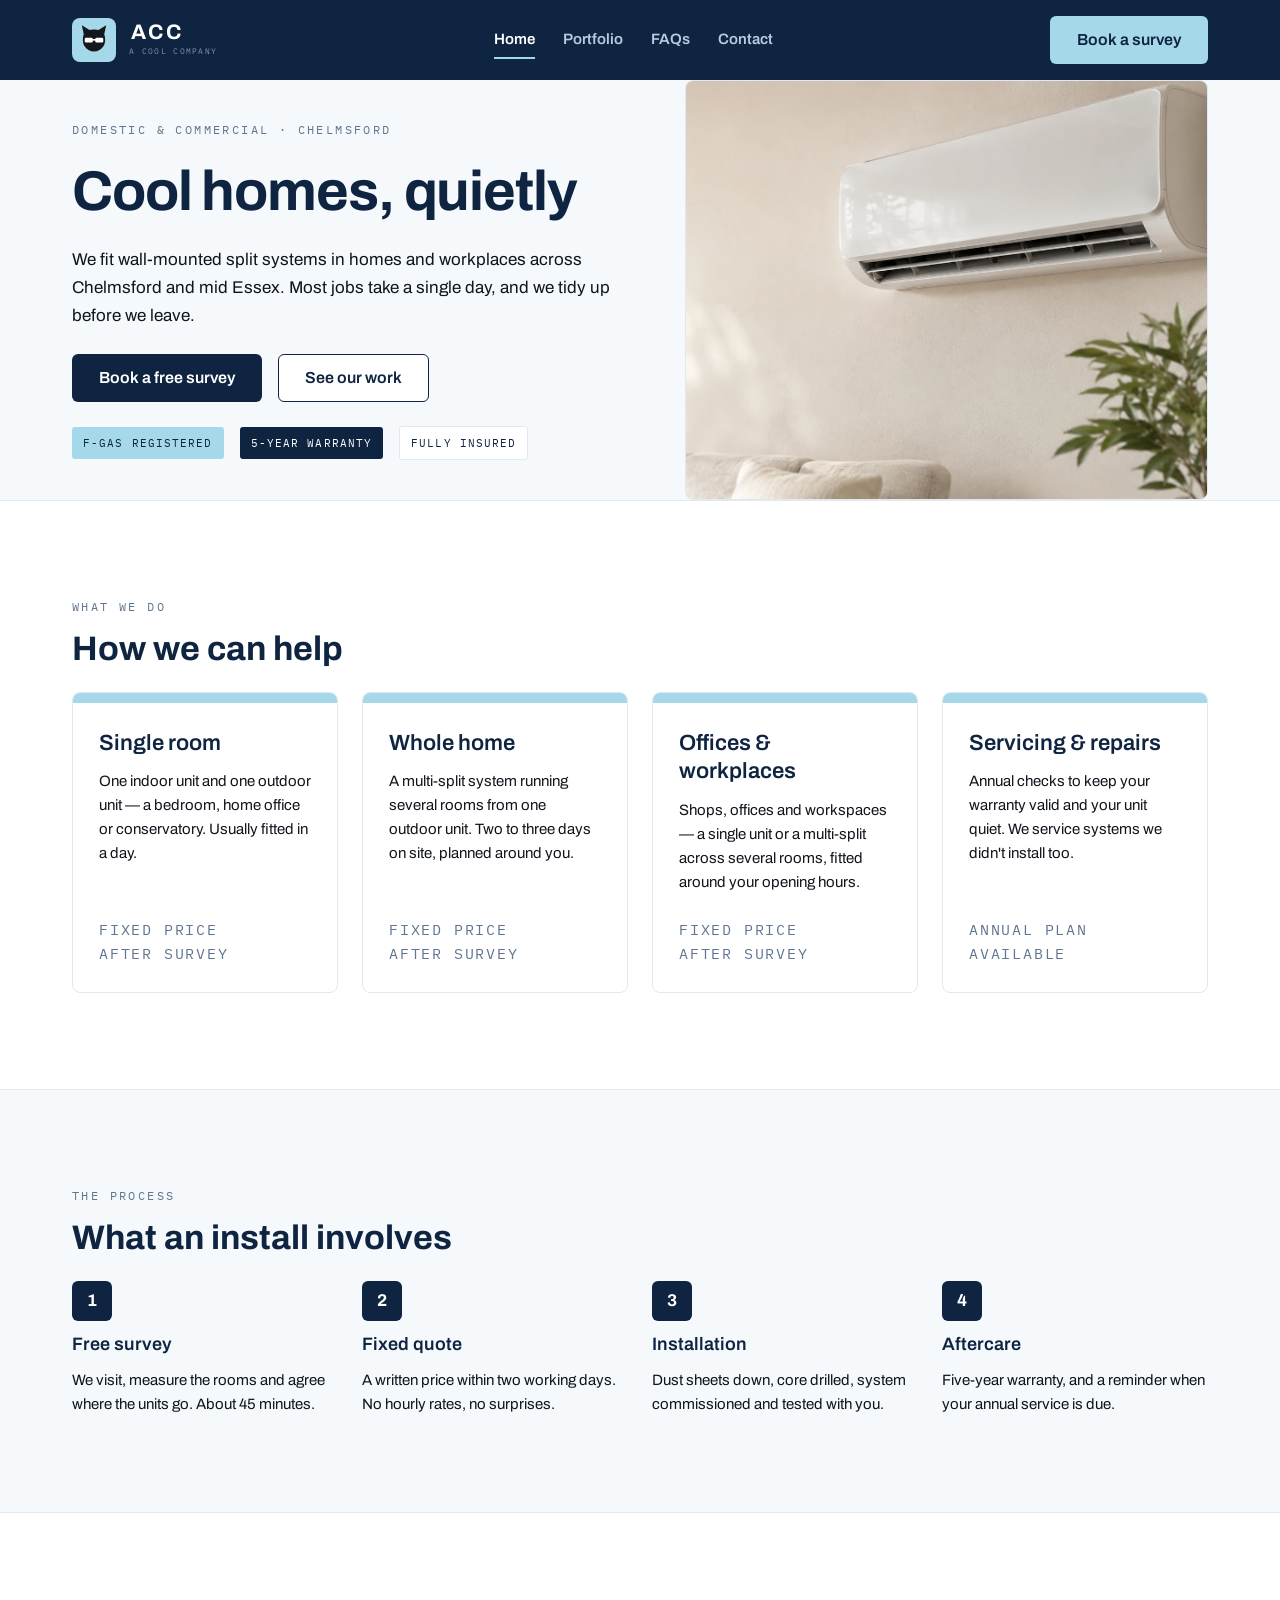
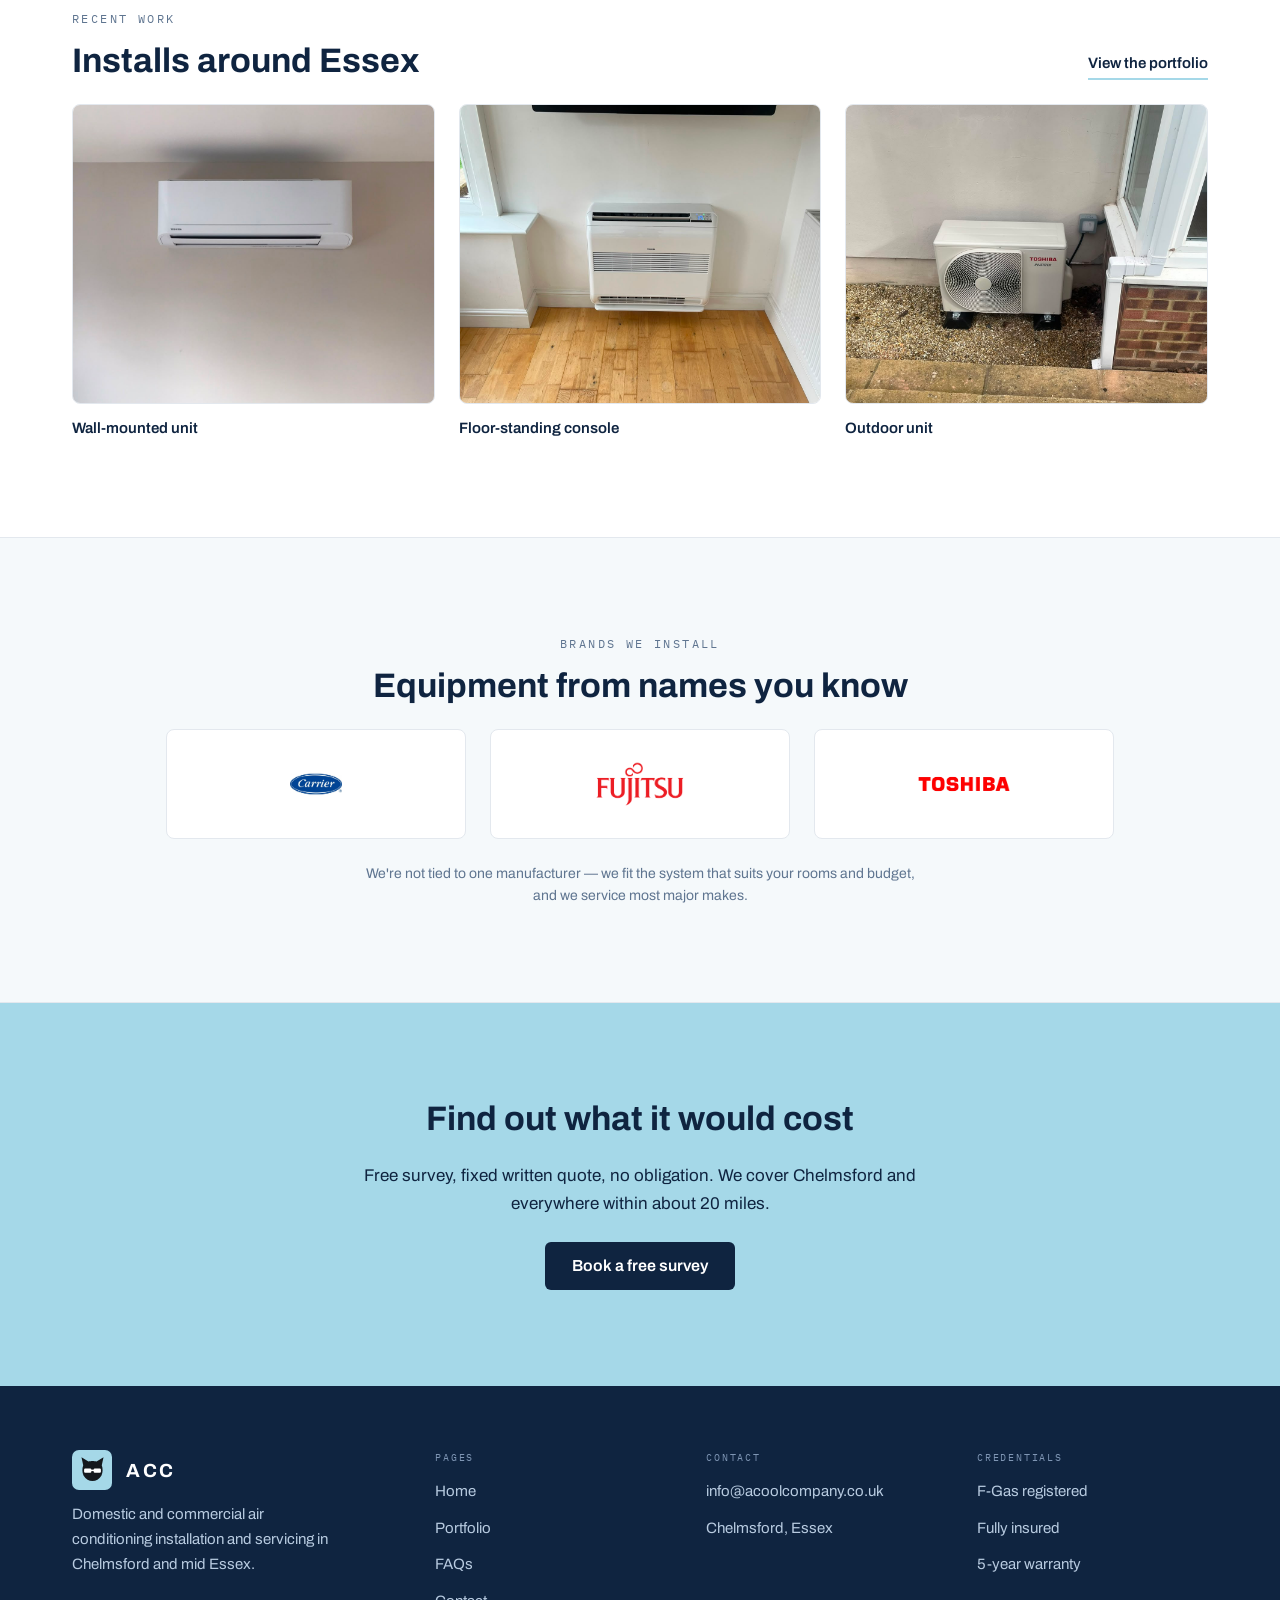
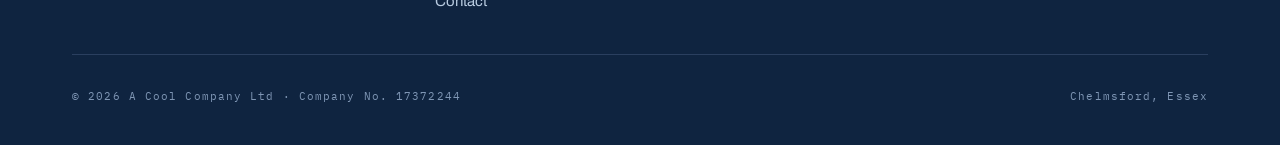
<file: solar.html>
<!DOCTYPE html>
<html lang="en-GB">
<head>
  <meta charset="UTF-8">
  <meta name="viewport" content="width=device-width, initial-scale=1">
  <title>Solar panels | A Cool Company</title>
  <meta name="description" content="Solar panels fitted alongside your air conditioning in Chelmsford and mid Essex. Peak generation meets peak cooling demand — one visit, one team.">
  <meta name="robots" content="noindex, nofollow">
  <!-- Solar page is not live yet: while the flag is off, bounce direct visits to the home page before anything renders. -->
  <script src="assets/js/site-config.js"></script>
  <script>if (!window.SITE_CONFIG || !window.SITE_CONFIG.solarEnabled) { location.replace("/"); }</script>
  <link rel="icon" type="image/svg+xml" href="assets/img/favicon.svg">
  <link rel="apple-touch-icon" href="assets/img/logo/acc-mark.png">
  <link rel="preconnect" href="https://fonts.googleapis.com">
  <link rel="preconnect" href="https://fonts.gstatic.com" crossorigin>
  <link href="https://fonts.googleapis.com/css2?family=Archivo:wght@400;500;600;700&family=IBM+Plex+Mono:wght@400;500&display=swap" rel="stylesheet">
  <link rel="stylesheet" href="assets/css/style.css">
</head>
<body>

  <header class="site-header">
    <div class="container">
      <a class="brand" href="/" aria-label="A Cool Company — home">
        <span class="brand__tile" aria-hidden="true">
          <svg viewBox="0 0 100 100" fill="none"><path d="M18,32 L12,4 L36,19 C40,17.5 46,17 50,17 C54,17 60,17.5 64,19 L88,4 L82,32 C86,42 86,58 81,67 C73,80 62,86 50,86 C38,86 27,80 19,67 C14,58 14,42 18,32 Z" fill="#14181D"/><g fill="#FFFFFF"><rect x="21" y="43" width="25" height="15" rx="4"/><rect x="54" y="43" width="25" height="15" rx="4"/><rect x="44" y="47" width="12" height="5"/></g></svg>
        </span>
        <span class="brand__text">
          <span class="brand__word">ACC</span>
          <span class="brand__sub">A Cool Company</span>
        </span>
      </a>
      <button class="nav-toggle" type="button" aria-expanded="false" aria-controls="site-nav" aria-label="Open menu">
        <svg viewBox="0 0 24 24" fill="none" stroke="currentColor" stroke-width="2" stroke-linecap="round" aria-hidden="true">
          <line x1="3" y1="6" x2="21" y2="6"/><line x1="3" y1="12" x2="21" y2="12"/><line x1="3" y1="18" x2="21" y2="18"/>
        </svg>
      </button>
      <nav class="site-nav" id="site-nav" aria-label="Primary">
        <ul>
          <li><a href="/">Home</a></li>
          <li><a href="/portfolio">Portfolio</a></li>
          <li data-feature="solar" hidden><a href="/solar" aria-current="page">Solar panels</a></li>
          <li><a href="/faq">FAQs</a></li>
          <li><a href="/contact">Contact</a></li>
          <li class="nav-cta-item"><a class="btn btn--on-navy btn--block" href="/contact">Book a survey</a></li>
        </ul>
      </nav>
      <a class="btn btn--on-navy header-cta" href="/contact">Book a survey</a>
    </div>
  </header>

  <main>

    <section class="hero hero--navy">
      <div class="container">
        <div class="hero__grid">
          <div class="stack">
            <p class="eyebrow">New service</p>
            <h1 class="h1 hero__title">Solar panels, fitted alongside your air conditioning</h1>
            <p class="text-max hero__lead">Air conditioning runs hardest on exactly the days solar generates most. Pairing the two means much of your cooling runs on electricity you've already made.</p>
            <div class="cluster">
              <a class="btn btn--on-navy" href="/contact">Ask about a combined quote</a>
            </div>
          </div>
          <div class="media hero__media">Roof with panels — or a house exterior showing panels and the outdoor AC unit</div>
        </div>
      </div>
    </section>

    <section class="section" aria-labelledby="why-together-heading">
      <div class="container stack">
        <div class="section__head">
          <p class="eyebrow">Why together</p>
          <h2 id="why-together-heading">The two systems suit each other</h2>
        </div>
        <div class="grid grid--3">
          <article class="feature-card">
            <span class="icon-tile" aria-hidden="true">
              <svg width="22" height="22" viewBox="0 0 24 24" fill="none"><circle cx="12" cy="12" r="4.5" stroke="#0F2440" stroke-width="2"/><g stroke="#0F2440" stroke-width="2" stroke-linecap="round"><line x1="12" y1="1.5" x2="12" y2="4"/><line x1="12" y1="20" x2="12" y2="22.5"/><line x1="1.5" y1="12" x2="4" y2="12"/><line x1="20" y1="12" x2="22.5" y2="12"/><line x1="4.6" y1="4.6" x2="6.4" y2="6.4"/><line x1="17.6" y1="17.6" x2="19.4" y2="19.4"/><line x1="19.4" y1="4.6" x2="17.6" y2="6.4"/><line x1="6.4" y1="17.6" x2="4.6" y2="19.4"/></g></svg>
            </span>
            <h3>Peak matches peak</h3>
            <p>The hottest afternoons are the brightest ones. Your cooling demand and your generation rise at the same time.</p>
          </article>
          <article class="feature-card">
            <span class="icon-tile" aria-hidden="true">
              <svg width="22" height="22" viewBox="0 0 24 24" fill="none"><path d="M13 2 L4 14 h6 l-1 8 9-12 h-6 z" stroke="#0F2440" stroke-width="2" stroke-linejoin="round"/></svg>
            </span>
            <h3>Offset the running cost</h3>
            <p>Self-generated electricity is cheaper than grid electricity, so it lowers what your system costs to run each summer.</p>
          </article>
          <article class="feature-card">
            <span class="icon-tile" aria-hidden="true">
              <svg width="22" height="22" viewBox="0 0 24 24" fill="none"><path d="M3 20 V9 l9-6 9 6 v11" stroke="#0F2440" stroke-width="2" stroke-linejoin="round"/><line x1="3" y1="20" x2="21" y2="20" stroke="#0F2440" stroke-width="2" stroke-linecap="round"/></svg>
            </span>
            <h3>One visit, one team</h3>
            <p>Scaffolding, cable routes and consumer-unit work planned once instead of twice, with a single point of contact.</p>
          </article>
        </div>
      </div>
    </section>

    <section class="section section--surface" aria-labelledby="existing-heading">
      <div class="container">
        <div class="contact-grid">
          <div class="stack">
            <h2 id="existing-heading">Already have air conditioning?</h2>
            <p class="text-max">Panels can be added to an existing system at any time. We'll look at your roof orientation, your current usage and your consumer unit, then tell you honestly whether it's worth doing.</p>
            <ul class="dot-list">
              <li>Roof survey and shading assessment included</li>
              <li>Battery storage quoted separately if you want it</li>
              <li>All notification and paperwork handled for you</li>
            </ul>
            <div class="cluster">
              <a class="btn btn--primary" href="/contact">Ask about a combined quote</a>
            </div>
          </div>
          <div class="media" style="min-height:320px;">Close-up of panels, or an installer on a roof</div>
        </div>
      </div>
    </section>

  </main>

  <footer class="site-footer">
    <div class="container">
      <div class="footer-grid">
        <div class="footer-col">
          <a class="brand footer-brand" href="/" aria-label="A Cool Company — home">
            <span class="brand__tile" aria-hidden="true">
              <svg viewBox="0 0 100 100" fill="none"><path d="M18,32 L12,4 L36,19 C40,17.5 46,17 50,17 C54,17 60,17.5 64,19 L88,4 L82,32 C86,42 86,58 81,67 C73,80 62,86 50,86 C38,86 27,80 19,67 C14,58 14,42 18,32 Z" fill="#14181D"/><g fill="#FFFFFF"><rect x="21" y="43" width="25" height="15" rx="4"/><rect x="54" y="43" width="25" height="15" rx="4"/><rect x="44" y="47" width="12" height="5"/></g></svg>
            </span>
            <span class="brand__word">ACC</span>
          </a>
          <p class="footer-blurb">Domestic and commercial air conditioning installation and servicing in Chelmsford and mid Essex.</p>
        </div>
        <div class="footer-col">
          <p class="footer-label">Pages</p>
          <a href="/">Home</a>
          <a href="/portfolio">Portfolio</a>
          <a href="/solar" data-feature="solar" hidden>Solar panels</a>
          <a href="/faq">FAQs</a>
          <a href="/contact">Contact</a>
        </div>
        <div class="footer-col">
          <p class="footer-label">Contact</p>
          <a href="mailto:info@acoolcompany.co.uk">info@acoolcompany.co.uk</a>
          <span>Chelmsford, Essex</span>
        </div>
        <div class="footer-col">
          <p class="footer-label">Credentials</p>
          <span>F-Gas registered</span>
          <span>Fully insured</span>
          <span>5-year warranty</span>
        </div>
      </div>
      <div class="footer-rule" aria-hidden="true"></div>
      <div class="footer-legal">
        <span>&copy; <span data-current-year>2026</span> A Cool Company Ltd · Company No. 17372244</span>
        <span>Chelmsford, Essex</span>
      </div>
    </div>
  </footer>

  <script src="assets/js/site-config.js"></script>
  <script src="assets/js/main.js"></script>
</body>
</html>
</file>
<file: assets/css/style.css>
/*
  A Cool Company (ACC) — site stylesheet
  Rebuilt from the "ACC Website" design (Aug 2026): cat-mark logo, sticky
  navy header, top-accent service cards, numbered process, portfolio grid,
  navy footer. The design was desktop-only; the responsive rules and the
  accessible/native patterns (focus rings, <details> FAQ, mobile nav) are
  added on top so the built site works on phones and with the keyboard.
*/

/* ---------- Design tokens ---------- */
:root {
  /* Brand */
  --navy: #0F2440;
  --navy-hover: #1B3559;
  --navy-line: #2A3F5F;
  --baby-blue: #A5D8E8;
  --baby-blue-hover: #8EC9DD;
  --cat-black: #14181D;
  --white: #FFFFFF;

  /* On-navy text */
  --on-navy: #B8CBE0;
  --on-navy-dim: #7F96B4;

  /* Interface */
  --surface: #F5F9FB;
  --surface-hover: #F0F5F9;
  --border: #E3E8EE;
  --muted: #5F7590;
  --body-text: #10151C;
  --success: #1F7A5C;
  --error: #B4402F;

  /* Spacing scale (8px base) */
  --sp-1: 8px;
  --sp-2: 16px;
  --sp-3: 24px;
  --sp-4: 32px;
  --sp-5: 40px;
  --sp-6: 48px;
  --sp-8: 64px;
  --sp-12: 96px;

  /* Radius */
  --radius-control: 6px;
  --radius-card: 8px;

  --content-max: 1200px;
  --text-max: 62ch;
}

/* ---------- Reset & base ---------- */
* { box-sizing: border-box; }
html { -webkit-text-size-adjust: 100%; scroll-behavior: smooth; }
body {
  margin: 0;
  background: var(--white);
  color: var(--body-text);
  font-family: "Archivo", Arial, Helvetica, sans-serif;
  font-weight: 400;
  font-size: 17px;
  line-height: 1.65;
  -webkit-font-smoothing: antialiased;
}
img { max-width: 100%; display: block; }
a { color: inherit; text-decoration: none; }
h1, h2, h3, p, ul, ol, figure { margin: 0; }

/* Visible focus ring everywhere — never remove outline without replacing it */
a:focus-visible,
button:focus-visible,
input:focus-visible,
textarea:focus-visible,
select:focus-visible,
summary:focus-visible {
  outline: 3px solid var(--baby-blue);
  outline-offset: 2px;
  border-radius: var(--radius-control);
}

/* ---------- Type ---------- */
.eyebrow {
  font-family: "IBM Plex Mono", "Courier New", monospace;
  font-size: 12px;
  letter-spacing: 0.2em;
  text-transform: uppercase;
  color: var(--muted);
}
h1, .h1 {
  font-weight: 700;
  font-size: 34px;
  line-height: 1.08;
  letter-spacing: -0.01em;
  color: var(--navy);
  text-wrap: pretty;
}
h2, .h2 {
  font-weight: 700;
  font-size: 26px;
  line-height: 1.15;
  color: var(--navy);
  text-wrap: pretty;
}
h3, .h3 {
  font-weight: 600;
  font-size: 20px;
  line-height: 1.3;
  color: var(--navy);
}
p { text-wrap: pretty; }
.text-max { max-width: var(--text-max); }
.lead { font-size: 17px; line-height: 1.65; }
small, .small {
  display: block;
  font-size: 14px;
  line-height: 1.55;
  color: var(--muted);
}

@media (min-width: 900px) {
  h1, .h1 { font-size: 52px; line-height: 1.05; letter-spacing: -0.02em; }
  h2, .h2 { font-size: 34px; line-height: 1.15; }
  .hero__title { font-size: 56px; }
}

/* ---------- Layout helpers ---------- */
.container {
  max-width: var(--content-max);
  margin: 0 auto;
  padding: 0 var(--sp-3);
}
@media (min-width: 700px) {
  .container { padding: 0 var(--sp-4); }
}
.section { padding: var(--sp-8) 0; }
@media (min-width: 900px) {
  .section { padding: var(--sp-12) 0; }
}
.section--surface {
  background: var(--surface);
  border-top: 1px solid var(--border);
  border-bottom: 1px solid var(--border);
}
.section--navy { background: var(--navy); color: var(--on-navy); }
.section--navy h1, .section--navy h2, .section--navy h3 { color: var(--white); }
.section--babyblue { background: var(--baby-blue); color: var(--navy); }
.section--babyblue h1, .section--babyblue h2, .section--babyblue h3 { color: var(--navy); }

.stack { display: flex; flex-direction: column; gap: var(--sp-3); }
.stack--tight { gap: var(--sp-2); }
.cluster { display: flex; flex-wrap: wrap; gap: var(--sp-2); align-items: center; }

.section__head { display: flex; flex-direction: column; gap: 12px; max-width: 620px; }

.grid { display: grid; gap: var(--sp-3); grid-template-columns: 1fr; }
@media (min-width: 640px) {
  .grid--2 { grid-template-columns: 1fr 1fr; }
  .grid--3 { grid-template-columns: 1fr 1fr; }
}
@media (min-width: 900px) {
  .grid--3 { grid-template-columns: repeat(3, 1fr); }
  .grid--4 { grid-template-columns: repeat(2, 1fr); }
}
@media (min-width: 1000px) {
  .grid--4 { grid-template-columns: repeat(4, 1fr); }
}

.visually-hidden {
  position: absolute;
  width: 1px; height: 1px;
  overflow: hidden;
  clip: rect(0 0 0 0);
  white-space: nowrap;
}

/* ---------- Header / nav ---------- */
.site-header {
  background: var(--navy);
  color: var(--white);
  position: sticky;
  top: 0;
  z-index: 20;
}
.site-header .container {
  display: flex;
  align-items: center;
  justify-content: space-between;
  padding-top: var(--sp-2);
  padding-bottom: var(--sp-2);
  gap: var(--sp-3);
}
.brand {
  display: flex;
  align-items: center;
  gap: 12px;
  color: var(--white);
}
.brand__tile {
  width: 44px;
  height: 44px;
  border-radius: var(--radius-card);
  background: var(--baby-blue);
  display: flex;
  align-items: center;
  justify-content: center;
  flex-shrink: 0;
}
.brand__tile svg { width: 32px; height: 32px; }
.brand__text { display: flex; flex-direction: column; gap: 2px; }
.brand__word {
  font-weight: 700;
  font-size: 21px;
  letter-spacing: 0.12em;
  text-indent: 0.12em;
  line-height: 1;
  color: var(--white);
}
.brand__sub {
  font-family: "IBM Plex Mono", monospace;
  font-size: 8px;
  letter-spacing: 0.16em;
  text-indent: 0.16em;
  text-transform: uppercase;
  color: var(--on-navy-dim);
}

.nav-toggle {
  background: none;
  border: 1.5px solid var(--white);
  color: var(--white);
  border-radius: var(--radius-control);
  width: 44px;
  height: 44px;
  display: inline-flex;
  align-items: center;
  justify-content: center;
  cursor: pointer;
}
.nav-toggle svg { width: 20px; height: 20px; }

.site-nav { display: none; width: 100%; order: 3; }
.site-nav.is-open { display: block; }
.site-nav ul {
  list-style: none;
  margin: var(--sp-2) 0 0;
  padding: 0;
  display: flex;
  flex-direction: column;
  gap: var(--sp-1);
}
.site-nav a {
  display: flex;
  align-items: center;
  min-height: 44px;
  padding: var(--sp-1) 0;
  font-size: 15px;
  font-weight: 600;
  color: var(--on-navy);
  border-bottom: 2px solid transparent;
}
.site-nav a:hover { color: var(--white); }
.site-nav a[aria-current="page"] { color: var(--white); border-bottom-color: var(--baby-blue); }
/* The CTA button in the mobile dropdown is a baby-blue button — keep its
   navy text (the generic .site-nav a colour above would otherwise win on
   specificity and leave pale text on a pale background). */
.site-nav .nav-cta-item a,
.site-nav .nav-cta-item a:hover { color: var(--navy); border-bottom-color: transparent; }

a.header-cta { display: none; }
.nav-cta-item { display: block; }

@media (min-width: 900px) {
  .nav-toggle { display: none; }
  .site-nav { display: block; width: auto; order: 0; }
  .site-nav ul { flex-direction: row; gap: 28px; margin: 0; align-items: center; }
  .site-nav a { padding: 6px 0; min-height: auto; }
  a.header-cta { display: inline-flex; }
  .nav-cta-item { display: none; }
}

/* ---------- Buttons ---------- */
.btn {
  display: inline-flex;
  align-items: center;
  justify-content: center;
  gap: var(--sp-1);
  min-height: 48px;
  padding: 0 26px;
  border-radius: var(--radius-control);
  font-family: inherit;
  font-weight: 600;
  font-size: 16px;
  border: 1.5px solid transparent;
  cursor: pointer;
  transition: background-color 120ms ease, color 120ms ease;
}
.btn--primary { background: var(--navy); color: var(--white); }
.btn--primary:hover { background: var(--navy-hover); color: var(--white); }
.btn--secondary { background: var(--white); border-color: var(--navy); color: var(--navy); }
.btn--secondary:hover { background: var(--surface-hover); }
.btn--on-navy { background: var(--baby-blue); color: var(--navy); }
.btn--on-navy:hover { background: var(--baby-blue-hover); color: var(--navy); }
.btn--block { width: 100%; }

/* ---------- Badges ---------- */
.badge {
  display: inline-flex;
  align-items: center;
  padding: 7px 11px;
  border-radius: 3px;
  font-family: "IBM Plex Mono", "Courier New", monospace;
  font-size: 11px;
  letter-spacing: 0.1em;
  text-transform: uppercase;
}
.badge--fill { background: var(--baby-blue); color: var(--navy); }
.badge--solid { background: var(--navy); color: var(--white); }
.badge--outline { background: var(--white); color: var(--navy); border: 1px solid var(--border); }

/* ---------- Brand / supplier logo strip ---------- */
.brand-strip {
  list-style: none;
  margin: 0;
  padding: 0;
  display: flex;
  flex-wrap: wrap;
  gap: var(--sp-3);
  justify-content: center;
}
.brand-strip__item {
  flex: 1 1 220px;
  max-width: 300px;
  min-height: 110px;
  background: var(--white);
  border: 1px solid var(--border);
  border-radius: var(--radius-card);
  display: flex;
  align-items: center;
  justify-content: center;
  padding: var(--sp-3) var(--sp-4);
}
.brand-strip__item img {
  max-height: 52px;
  max-width: 100%;
  width: auto;
  object-fit: contain;
}

/* ---------- Hero ---------- */
.hero { background: var(--surface); border-bottom: 1px solid var(--border); }
.hero__grid {
  display: grid;
  grid-template-columns: 1fr;
  gap: var(--sp-5);
  align-items: center;
}
.hero__media { height: 300px; }
@media (min-width: 900px) {
  .hero__grid { grid-template-columns: 1.05fr 1fr; gap: var(--sp-8); }
  .hero__media { height: 420px; }
}
.hero--navy { background: var(--navy); border-bottom: none; }
.hero--navy .eyebrow { color: var(--baby-blue); }
.hero--navy .hero__title { color: var(--white); }
.hero--navy .hero__lead { color: var(--on-navy); }

/* Page hero (portfolio / faq / contact / solar intro) */
.page-hero { background: var(--surface); border-bottom: 1px solid var(--border); }
.page-hero .container { padding-top: var(--sp-8); padding-bottom: var(--sp-8); }
.page-hero .stack { gap: var(--sp-2); }

/* ---------- Media placeholders (until real photos drop in) ---------- */
.media {
  background: var(--surface);
  border: 1px dashed var(--border);
  border-radius: var(--radius-card);
  overflow: hidden;
  display: flex;
  align-items: center;
  justify-content: center;
  color: var(--muted);
  font-family: "IBM Plex Mono", monospace;
  font-size: 13px;
  text-align: center;
  padding: var(--sp-2);
}
/* Real photo dropped into a .media box: fill and crop to the box, no dashed frame. */
.media--photo { padding: 0; border-style: solid; }
.media--photo img {
  width: 100%;
  height: 100%;
  object-fit: cover;
  object-position: center;
  display: block;
}
/* Hero shot: the unit sits to the right, so favour that side when the wide
   image is cropped into the taller hero box. */
.hero__media img { object-position: 82% center; }

/* ---------- Service cards (top accent bar) ---------- */
.service-card {
  border: 1px solid var(--border);
  border-radius: var(--radius-card);
  overflow: hidden;
  display: flex;
  flex-direction: column;
  background: var(--white);
}
.service-card__bar { height: 10px; background: var(--baby-blue); }
.service-card__body {
  padding: 26px;
  display: flex;
  flex-direction: column;
  gap: 12px;
  flex: 1;
}
.service-card h3 { font-size: 22px; }
.service-card p { font-size: 15px; line-height: 1.6; }
.card-meta {
  font-family: "IBM Plex Mono", monospace;
  font-size: 12px;
  letter-spacing: 0.12em;
  text-transform: uppercase;
  color: var(--muted);
  margin-top: auto;
  padding-top: 12px;
}

/* ---------- Process steps ---------- */
.step { display: flex; flex-direction: column; gap: 12px; }
.step__num {
  width: 40px;
  height: 40px;
  border-radius: var(--radius-control);
  background: var(--navy);
  color: var(--white);
  font-size: 17px;
  font-weight: 700;
  display: flex;
  align-items: center;
  justify-content: center;
}
.step h3 { font-size: 18px; }
.step p { font-size: 15px; line-height: 1.6; }

/* ---------- Feature cards (icon tiles, e.g. solar) ---------- */
.feature-card {
  border: 1px solid var(--border);
  border-radius: var(--radius-card);
  padding: 26px;
  display: flex;
  flex-direction: column;
  gap: 12px;
  background: var(--white);
}
.icon-tile {
  width: 40px;
  height: 40px;
  border-radius: var(--radius-control);
  background: var(--baby-blue);
  display: flex;
  align-items: center;
  justify-content: center;
  flex-shrink: 0;
}

/* ---------- Portfolio ---------- */
.work { display: flex; flex-direction: column; gap: 12px; min-width: 0; }
.work__media { height: 300px; }
.work__title { font-size: 15px; font-weight: 600; color: var(--navy); }
.work__loc {
  font-family: "IBM Plex Mono", monospace;
  font-size: 11px;
  letter-spacing: 0.16em;
  text-transform: uppercase;
  color: var(--muted);
}
.section__head-row {
  display: flex;
  align-items: flex-end;
  justify-content: space-between;
  gap: var(--sp-4);
  flex-wrap: wrap;
}
.link-underline {
  font-size: 15px;
  font-weight: 600;
  color: var(--navy);
  border-bottom: 2px solid var(--baby-blue);
  padding-bottom: 3px;
  white-space: nowrap;
}
.link-underline:hover { color: var(--navy); border-bottom-color: var(--navy); }

/* Callout strip (portfolio / faq footers) */
.callout {
  border: 1px solid var(--border);
  background: var(--surface);
  border-radius: var(--radius-card);
  padding: 26px 28px;
  display: flex;
  align-items: center;
  justify-content: space-between;
  gap: var(--sp-3);
  flex-wrap: wrap;
}
.callout--dashed { border-style: dashed; border-color: var(--baby-blue); }

/* Bullet list with baby-blue dots */
.dot-list { list-style: none; padding: 0; margin: 0; display: flex; flex-direction: column; gap: 12px; }
.dot-list li { display: flex; gap: 12px; align-items: flex-start; font-size: 15px; line-height: 1.6; }
.dot-list li::before {
  content: "";
  width: 7px; height: 7px;
  border-radius: 50%;
  background: var(--baby-blue);
  margin-top: 9px;
  flex-shrink: 0;
}

/* ---------- Forms ---------- */
.form-grid {
  display: grid;
  grid-template-columns: 1fr;
  gap: var(--sp-2);
}
@media (min-width: 560px) {
  .form-grid { grid-template-columns: 1fr 1fr; }
}
.field { display: flex; flex-direction: column; gap: 7px; margin-bottom: var(--sp-2); }
.field label { font-weight: 600; font-size: 14px; color: var(--navy); }
.field input,
.field select,
.field textarea {
  font-family: inherit;
  font-size: 16px; /* never below 16px, or Safari zooms on focus */
  padding: 14px;
  border: 1.5px solid var(--border);
  border-radius: var(--radius-control);
  background: var(--white);
  color: var(--body-text);
  width: 100%;
}
.field textarea { min-height: 120px; resize: vertical; }
.field input:focus,
.field select:focus,
.field textarea:focus {
  outline: none;
  border-color: var(--navy);
  box-shadow: 0 0 0 3px var(--baby-blue);
}
.field--error input,
.field--error textarea,
.field--error select { border-color: var(--error); }
.field__error { color: var(--error); font-size: 14px; display: flex; align-items: baseline; gap: 6px; }
.field__error::before {
  content: "!";
  display: inline-flex;
  align-items: center;
  justify-content: center;
  width: 16px; height: 16px;
  border-radius: 50%;
  background: var(--error);
  color: var(--white);
  font-size: 11px;
  font-weight: 700;
  flex-shrink: 0;
}
.field__hint { color: var(--muted); font-weight: 400; }

.form-status {
  border-radius: var(--radius-control);
  padding: 14px 18px;
  margin-bottom: var(--sp-3);
  display: none;
  border-left: 3px solid transparent;
}
.form-status.is-visible { display: block; }
.form-status--success { background: var(--surface); border-left-color: var(--success); color: var(--body-text); }
.form-status--error { background: #FBEAE6; border-left-color: var(--error); color: var(--error); }

/* Enquiry-type pills */
.pill-group { display: flex; gap: var(--sp-1); flex-wrap: wrap; }
.pill {
  font-size: 14px;
  font-weight: 600;
  padding: 10px 16px;
  border-radius: var(--radius-control);
  border: 1.5px solid var(--border);
  background: var(--white);
  color: var(--navy);
  cursor: pointer;
  font-family: inherit;
}
.pill:hover { border-color: var(--navy); }
.pill.is-active { background: var(--navy); border-color: var(--navy); color: var(--white); }

/* Contact sidebar */
.contact-grid {
  display: grid;
  grid-template-columns: 1fr;
  gap: var(--sp-6);
  align-items: start;
}
@media (min-width: 900px) {
  .contact-grid { grid-template-columns: 1.15fr 1fr; gap: var(--sp-8); }
}
.contact-card {
  background: var(--navy);
  color: var(--on-navy);
  border-radius: var(--radius-card);
  padding: 28px;
  display: flex;
  flex-direction: column;
  gap: 18px;
}
.contact-card__label,
.side-label {
  font-family: "IBM Plex Mono", monospace;
  font-size: 11px;
  letter-spacing: 0.18em;
  text-transform: uppercase;
}
.contact-card__label { color: var(--baby-blue); }
.side-label { color: var(--muted); }
.contact-card__primary { font-size: 22px; font-weight: 700; color: var(--white); line-height: 1.2; }
.contact-card__primary a { color: var(--white); }
.contact-card__rule { height: 1px; background: var(--navy-line); }
.contact-card__hours { display: flex; flex-direction: column; gap: 6px; font-size: 14px; }
.contact-card__hours .is-closed { color: var(--on-navy-dim); }
.area-tags { display: flex; gap: var(--sp-1); flex-wrap: wrap; }
.area-tag { border: 1px solid var(--border); border-radius: 4px; padding: 7px 12px; font-size: 14px; color: var(--body-text); }
.next-steps { display: flex; flex-direction: column; gap: 10px; }
.next-steps li { display: flex; gap: 12px; align-items: flex-start; font-size: 15px; line-height: 1.6; list-style: none; }
.next-steps ol { padding: 0; margin: 0; display: flex; flex-direction: column; gap: 10px; }
.next-steps__num { font-family: "IBM Plex Mono", monospace; font-size: 13px; color: var(--baby-blue); flex-shrink: 0; }

/* ---------- FAQ accordion (native <details>) ---------- */
.faq-list { display: flex; flex-direction: column; gap: 12px; max-width: 820px; margin: 0 auto; }
.faq-item { border: 1px solid var(--border); border-radius: var(--radius-card); overflow: hidden; background: var(--white); }
.faq-item summary {
  cursor: pointer;
  list-style: none;
  padding: 20px 24px;
  display: flex;
  align-items: center;
  justify-content: space-between;
  gap: 20px;
  font-size: 17px;
  font-weight: 600;
  color: var(--navy);
}
.faq-item summary::-webkit-details-marker { display: none; }
.faq-item summary::after {
  content: "+";
  width: 24px; height: 24px;
  border-radius: 4px;
  background: var(--baby-blue);
  color: var(--navy);
  display: flex;
  align-items: center;
  justify-content: center;
  font-size: 16px;
  font-weight: 700;
  flex-shrink: 0;
}
.faq-item[open] summary { background: var(--surface); }
.faq-item[open] summary::after { content: "\2212"; }
.faq-item__body { padding: 0 24px 22px; font-size: 16px; line-height: 1.7; max-width: 620px; }

/* ---------- Footer ---------- */
.site-footer { background: var(--navy); color: var(--on-navy); }
.site-footer .container { padding-top: var(--sp-8); padding-bottom: var(--sp-5); }
.site-footer a { color: var(--on-navy); }
.site-footer a:hover { color: var(--white); }
.footer-grid {
  display: grid;
  gap: var(--sp-5);
  grid-template-columns: 1fr;
}
@media (min-width: 640px) { .footer-grid { grid-template-columns: 1fr 1fr; } }
@media (min-width: 900px) { .footer-grid { grid-template-columns: 1.4fr 1fr 1fr 1fr; } }
.footer-col { display: flex; flex-direction: column; gap: 12px; }
.footer-brand { display: flex; align-items: center; gap: 12px; }
.footer-brand .brand__tile { width: 40px; height: 40px; border-radius: 7px; }
.footer-brand .brand__tile svg { width: 29px; height: 29px; }
.footer-brand .brand__word { font-size: 19px; }
.footer-blurb { font-size: 15px; line-height: 1.65; color: var(--on-navy); max-width: 260px; }
.footer-label {
  font-family: "IBM Plex Mono", monospace;
  font-size: 10px;
  letter-spacing: 0.18em;
  text-transform: uppercase;
  color: var(--on-navy-dim);
}
.footer-col a, .footer-col span { font-size: 15px; }
.footer-rule { height: 1px; background: var(--navy-line); margin: var(--sp-5) 0 var(--sp-4); }
.footer-legal {
  display: flex;
  justify-content: space-between;
  gap: var(--sp-3);
  flex-wrap: wrap;
  font-family: "IBM Plex Mono", monospace;
  font-size: 11px;
  letter-spacing: 0.1em;
  color: var(--on-navy-dim);
}

/* ---------- Misc ---------- */
.notice {
  background: var(--surface);
  border: 1px solid var(--border);
  border-radius: var(--radius-card);
  padding: var(--sp-3);
}
@media (prefers-reduced-motion: reduce) {
  html { scroll-behavior: auto; }
  * { transition: none !important; }
}
</file>
